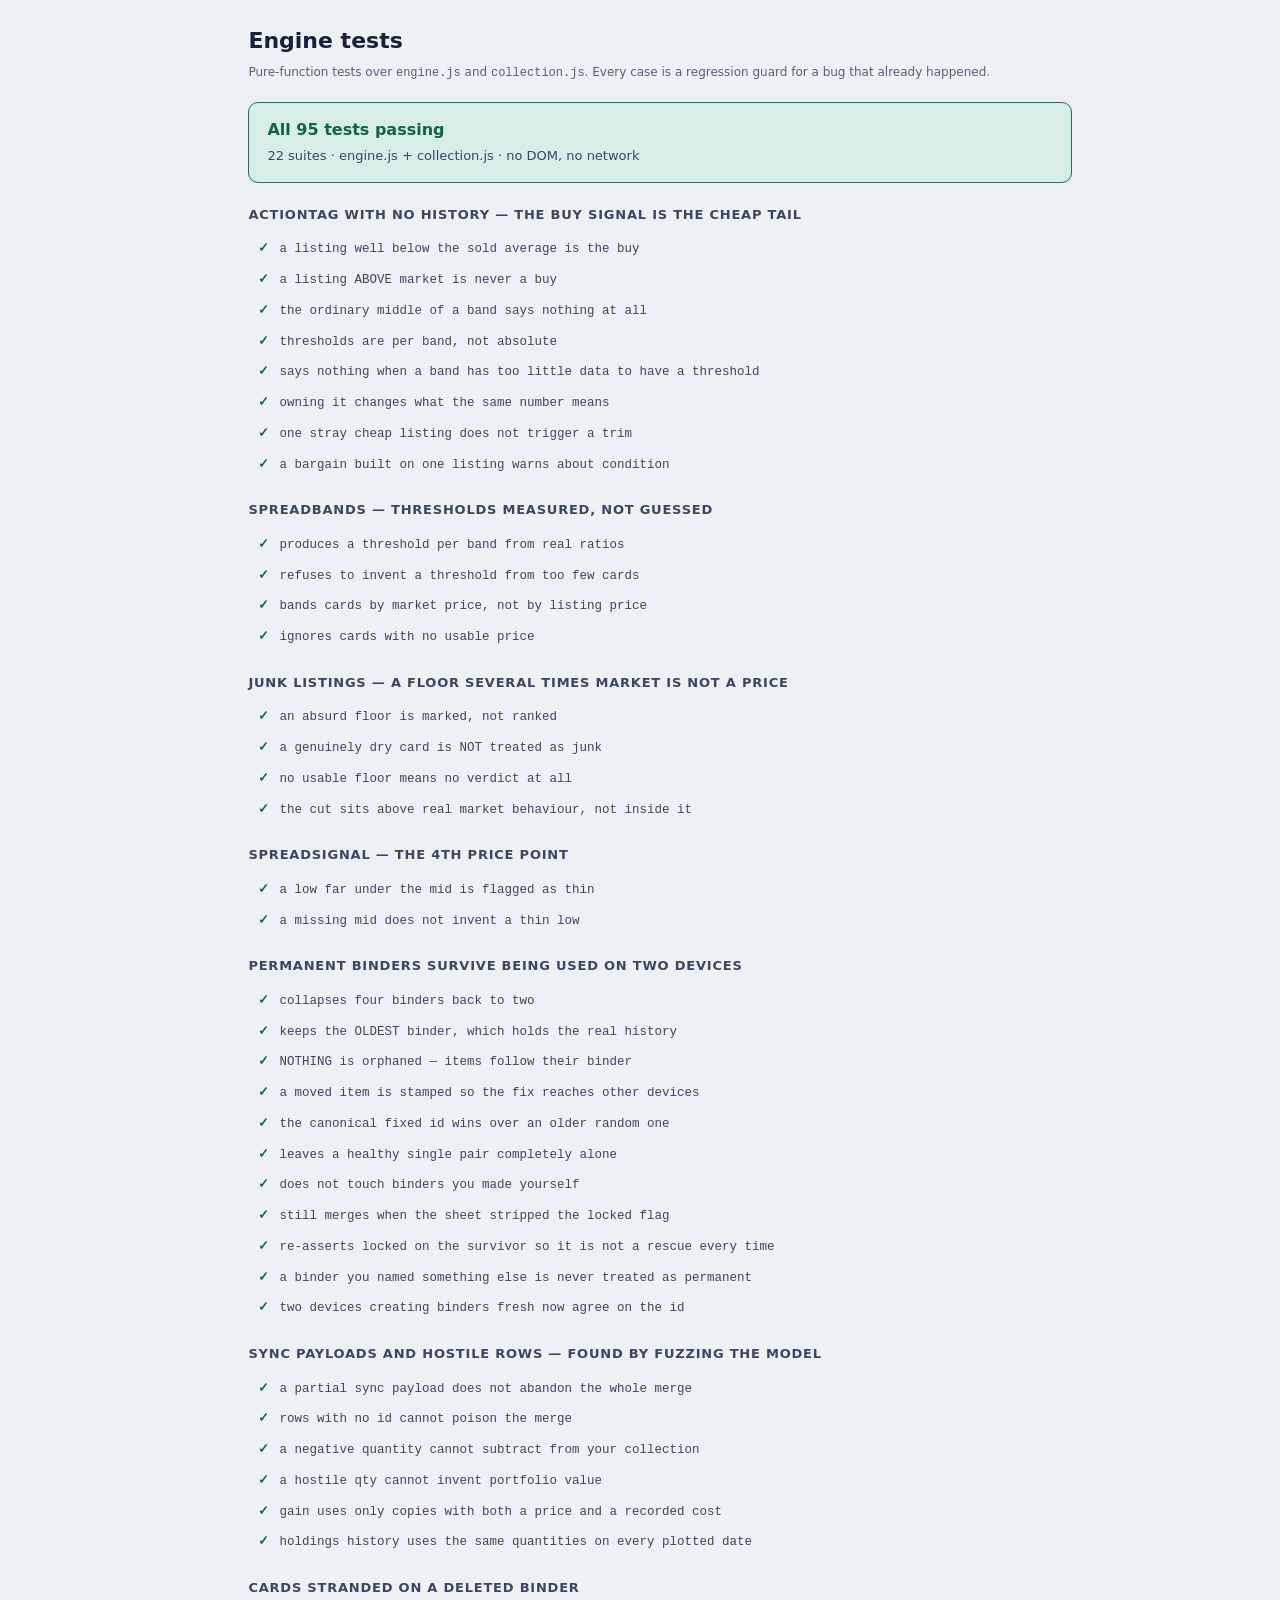
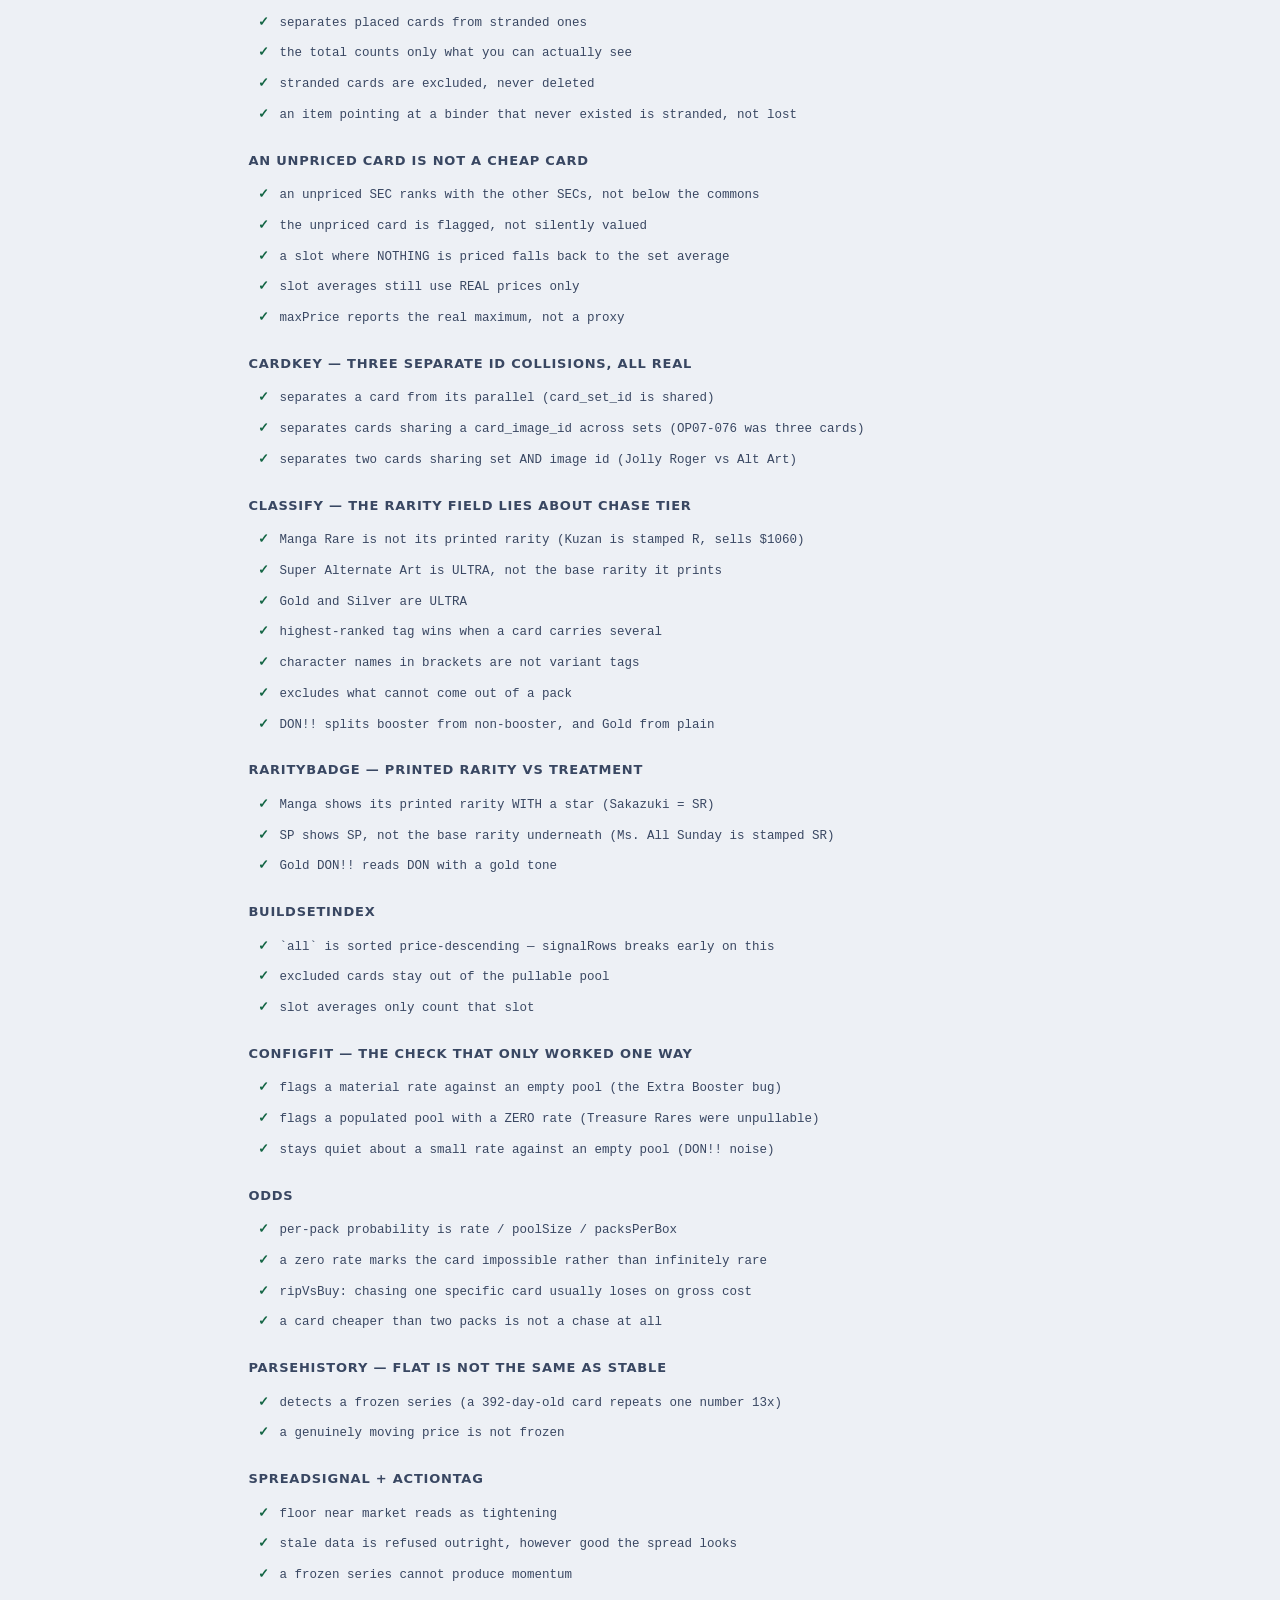
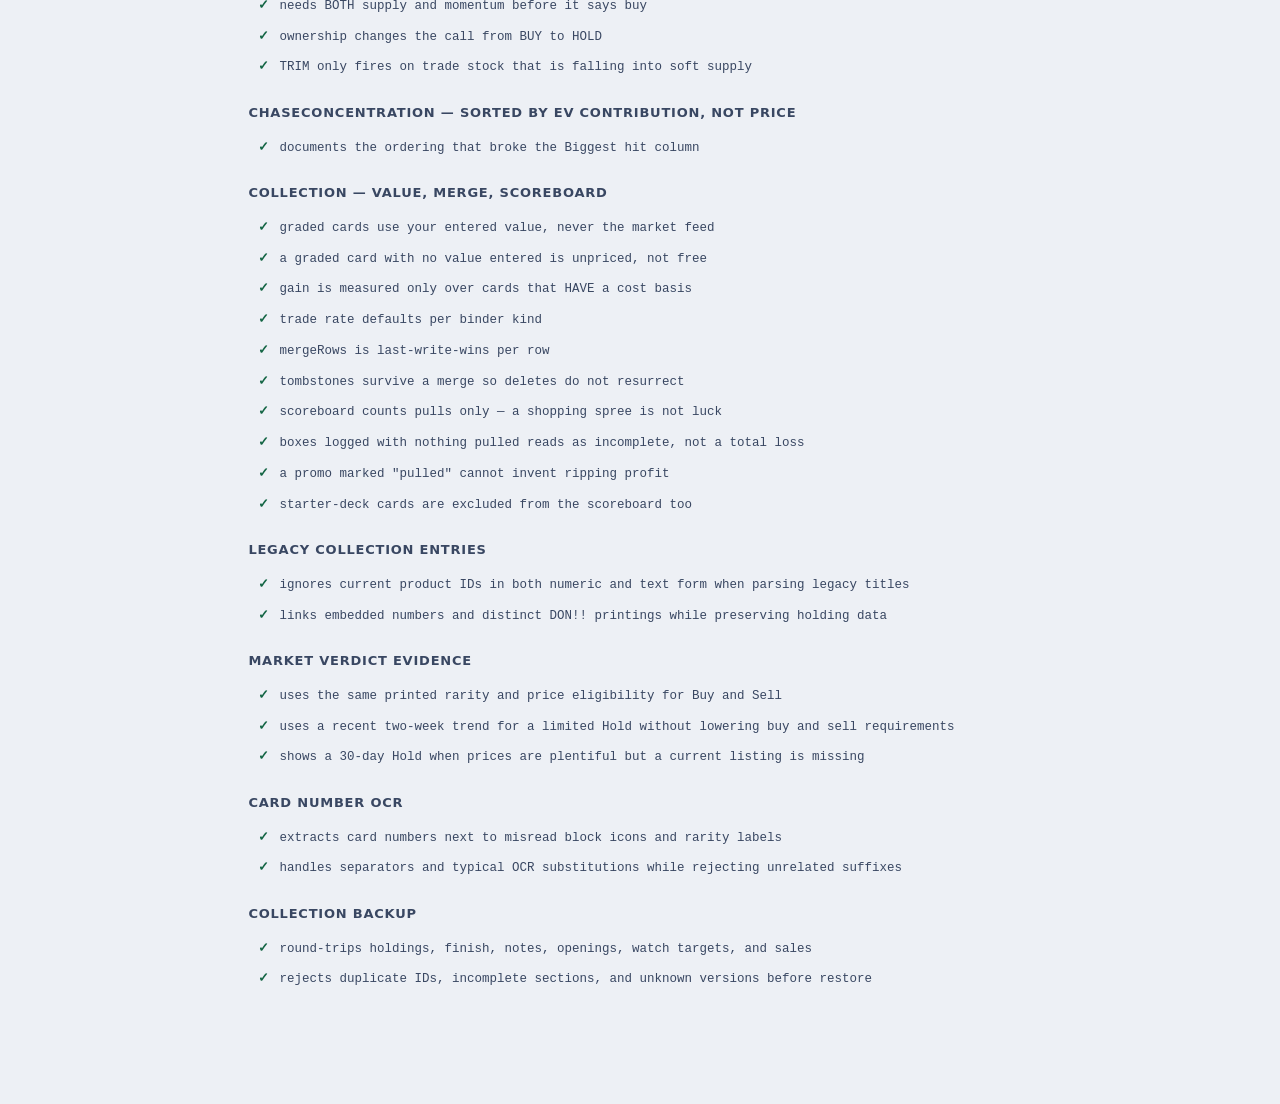
<file: tests.html>
<!DOCTYPE html>
<!--
  OPTCG QUANT — engine tests
  ==========================
  Open tests.html in a browser. No build, no dependencies, no network.

  Every test here guards a bug that ACTUALLY HAPPENED during development, and
  each one is named after it. This is not coverage theatre — it is a list of
  the ways this codebase has already been wrong once:

    - card ids that looked unique and were not (three separate times)
    - variant tags that silently dropped an $8,490 card into the wrong slot
    - a validation check that only fired in one direction
    - a column sorted by the wrong field
    - a flat price line that meant "not repriced", not "stable"

  Add a test here whenever something breaks. The point is that it cannot
  break the same way twice.
-->
<html lang="en">
<head>
<meta charset="utf-8">
<meta name="viewport" content="width=device-width, initial-scale=1">
<title>OPTCG Quant — engine tests</title>
<link rel="stylesheet" href="styles.css?v=1.18.1">
<style>
  .wrap { max-width: 900px; padding-top: 24px; }
  .suite { margin-bottom: 20px; }
  .suite h2 { font-size: 13px; letter-spacing: .06em; text-transform: uppercase;
              color: var(--ink-2); margin: 0 0 10px; }
  .t { display: flex; gap: 10px; padding: 6px 10px; border-radius: 6px;
       font: 12.5px/1.5 var(--mono); align-items: baseline; }
  .t.pass { color: var(--ink-2); }
  .t.fail { background: rgba(255,95,109,.10); border: 1px solid #6b2a2a; color: #ffb4b4; }
  .t .mark { flex: none; font-weight: 800; }
  .t.pass .mark { color: var(--up); }
  .t.fail .mark { color: var(--down); }
  .t .why { display: block; color: var(--down); margin-top: 4px; }
  .summary { padding: 16px 18px; border-radius: 10px; margin-bottom: 22px;
             font: 700 16px/1.4 var(--sans); }
  .summary.ok  { background: rgba(53,208,138,.12); border: 1px solid #2a6b4a; color: var(--up); }
  .summary.bad { background: rgba(255,95,109,.12); border: 1px solid #6b2a2a; color: var(--down); }
  .summary span { display: block; font: 400 13px/1.5 var(--sans); color: var(--ink-2); margin-top: 5px; }
</style>
</head>
<body>
<div class="wrap">
  <header style="padding:0 0 20px">
    <h1 style="margin:0;font-size:22px">Engine tests</h1>
    <p class="small muted" style="margin:6px 0 0">
      Pure-function tests over <code>engine.js</code> and <code>collection.js</code>.
      Every case is a regression guard for a bug that already happened.
    </p>
  </header>
  <div id="summary"></div>
  <div id="out"></div>
</div>

<script src="data.js?v=1.18.1"></script>
<script src="engine.js?v=1.18.1"></script>
<script src="collection.js?v=1.18.1"></script>
<script src="backup.js"></script>
<script src="card-scan.js"></script>
<script src="market-analysis.js"></script>
<script>
(function (D, E, C) {
  'use strict';

  /* ---------------------------------------------------------- harness --- */
  const results = [];
  let suite = '';
  const describe = name => { suite = name; };

  function it(name, fn) {
    try {
      fn();
      results.push({ suite, name, pass: true });
    } catch (err) {
      results.push({ suite, name, pass: false, why: err.message });
    }
  }
  function eq(actual, expected, label) {
    const a = JSON.stringify(actual), b = JSON.stringify(expected);
    if (a !== b) throw new Error(`${label || 'expected'}: got ${a}, wanted ${b}`);
  }
  function ok(cond, label) { if (!cond) throw new Error(label || 'expected truthy'); }
  function near(actual, expected, tol, label) {
    if (Math.abs(actual - expected) > tol) {
      throw new Error(`${label || 'expected'}: got ${actual}, wanted ~${expected}`);
    }
  }

  /* Minimal card shaped like the API returns. */
  function card(o) {
    return Object.assign({
      card_set_id: 'OP01-001', card_image_id: 'OP01-001', card_name: 'Test',
      set_id: 'OP-01', set_name: 'Romance Dawn', rarity: 'C',
      market_price: 1, inventory_price: 1, card_image: '', date_scraped: null
    }, o);
  }
  const priceOf = c => c.market_price || 0;


  /* ==================================== supply-only action tags (v2) ====== */
  describe('actionTag with no history — the buy signal is the CHEAP tail');

  /* Three regressions live in this suite, all of which shipped:
       1. v1 needed tight supply AND a rising trend. History gone -> hist always
          null -> BUY/HOLD/TRIM unreachable, "Calls 0", legend still promising them.
       2. Fixed bar at 0.95 called 195 of 333 rows.
       3. Fixed bar at 1.0 called 129 — because the ratio scales with price, so
          any fixed cut-off just selects expensive cards.
     A call is now the bottom decile OF ITS OWN PRICE BAND. */

  const band = { min: 100, max: 500, n: 267, p10: 0.73, p90: 1.80 };
  const sig = (ratio, mid) => ({
    ratio, state: 'X', inventory: ratio, market: 1,
    mid: mid == null ? ratio : mid,
    thinLow: mid == null ? false : (ratio / mid) < 0.75
  });
  const tagOf = (ratio, extra) =>
    E.actionTag(Object.assign({ sig: sig(ratio), age: null, hist: null, band }, extra || {}));

  it('a listing well below the sold average is the buy', () => {
    // Trafalgar Law (119) (Manga): $715 market, $300 listed.
    eq(tagOf(0.42).code, 'BUY');
    eq(tagOf(0.42).label, 'BARGAIN');
  });

  it('a listing ABOVE market is never a buy', () => {
    // The bug this replaces: 1.39 used to read MUST BUY. In the $100-500 band
    // it is merely unremarkable (p90 is 1.80), so the honest answer is silence.
    const ordinary = tagOf(1.39);
    ok(!ordinary || ordinary.code !== 'BUY', 'above-market must never be a buy');
    eq(ordinary, null, '1.39 is inside this band, so say nothing');

    // Past the band's top decile it is worth naming — but as a warning.
    const scarce = tagOf(1.90);
    eq(scarce.code, 'WATCH');
    eq(scarce.label, 'NO CHEAP COPY');
    ok(/not a bargain/i.test(scarce.why), 'must not be mistakable for a buy');
  });

  it('the ordinary middle of a band says nothing at all', () => {
    eq(tagOf(0.97), null, 'a median card must not generate a row-filling verdict');
  });

  it('thresholds are per band, not absolute', () => {
    const cheapBand = { min: 5, max: 20, n: 806, p10: 0.65, p90: 1.22 };
    // 0.70 is a bargain among $100-500 cards but ordinary among $5-20 cards.
    eq(E.actionTag({ sig: sig(0.70), age: null, hist: null, band }).code, 'BUY');
    eq(E.actionTag({ sig: sig(0.70), age: null, hist: null, band: cheapBand }), null);
  });

  it('says nothing when a band has too little data to have a threshold', () => {
    eq(E.actionTag({ sig: sig(0.10), age: null, hist: null,
                     band: { min: 0, max: 5, n: 3, p10: null, p90: null } }), null);
    eq(E.actionTag({ sig: sig(0.10), age: null, hist: null, band: null }), null);
  });

  it('owning it changes what the same number means', () => {
    eq(tagOf(1.90, { owned: true }).code, 'HOLD');
    eq(tagOf(0.42, { owned: true, ownedTrade: true }).code, 'TRIM');
  });

  it('one stray cheap listing does not trigger a trim', () => {
    const outlier = sig(0.42, 0.80);           // low far under mid
    ok(outlier.thinLow);
    const t = E.actionTag({ sig: outlier, age: null, hist: null, band,
                            owned: true, ownedTrade: true });
    ok(!t || t.code !== 'TRIM', 'a single outlier is not broad undercutting');
  });

  it('a bargain built on one listing warns about condition', () => {
    const t = E.actionTag({ sig: sig(0.42, 0.80), age: null, hist: null, band, owned: false });
    eq(t.code, 'BUY');
    ok(/condition/i.test(t.why), 'must warn that a lone cheap copy may be damaged');
  });

  describe('spreadBands — thresholds measured, not guessed');

  it('produces a threshold per band from real ratios', () => {
    const cards = [];
    for (let i = 0; i < 40; i++) cards.push({ market_price: 200, inventory_price: 200 * (0.5 + i * 0.02) });
    const bands = E.spreadBands(cards);
    const b = E.bandFor(bands, 200);
    ok(b.p10 != null && b.p90 != null, 'a well-populated band gets thresholds');
    ok(b.p10 < b.p90);
    eq(b.n, 40);
  });

  it('refuses to invent a threshold from too few cards', () => {
    const bands = E.spreadBands([{ market_price: 200, inventory_price: 100 }]);
    eq(E.bandFor(bands, 200).p10, null, 'one sample is not a decile');
  });

  it('bands cards by market price, not by listing price', () => {
    const bands = E.spreadBands([{ market_price: 600, inventory_price: 10 }]);
    eq(E.bandFor(bands, 600).n, 1);
    eq(E.bandFor(bands, 200).n, 0);
  });

  it('ignores cards with no usable price', () => {
    const bands = E.spreadBands([
      { market_price: 0, inventory_price: 5 },
      { market_price: 200, inventory_price: null },
      { market_price: 200, inventory_price: 100 }
    ]);
    eq(E.bandFor(bands, 200).n, 1);
  });

  describe('junk listings — a floor several times market is not a price');

  it('an absurd floor is marked, not ranked', () => {
    // Riku Doldo III: a $4.76 common whose only listing is $2,608.
    const sig = E.spreadSignal({ market_price: 4.76, inventory_price: 2608.38, mid_price: 2608.38 });
    eq(sig.absurd, true);
    eq(sig.state, 'NOFLOOR');
    eq(sig.score, 0, 'must not out-rank real cards in a sort');
  });

  it('a genuinely dry card is NOT treated as junk', () => {
    // Sakazuki (Manga): $1,224 market, $1,696 floor. Real, just expensive.
    const sig = E.spreadSignal({ market_price: 1224, inventory_price: 1696 });
    eq(sig.absurd, false);
    eq(sig.state, 'DRY');
  });

  it('no usable floor means no verdict at all', () => {
    const sig = E.spreadSignal({ market_price: 4.76, inventory_price: 2608.38 });
    eq(E.actionTag({ sig, age: null, hist: null,
                     band: { min: 0, max: 5, n: 900, p10: 0.5, p90: 1.2 } }), null,
       'silence beats a confident wrong answer');
  });

  it('the cut sits above real market behaviour, not inside it', () => {
    // p90 among $500+ cards measured 2.68, so the guard must not clip it.
    ok(E.ABSURD_RATIO > 2.68, 'must not discard legitimate high-end spreads');
  });

  describe('spreadSignal — the 4th price point');

  it('a low far under the mid is flagged as thin', () => {
    eq(E.spreadSignal({ market_price: 128, inventory_price: 106, mid_price: 154 }).thinLow, true);
    eq(E.spreadSignal({ market_price: 128, inventory_price: 120, mid_price: 130 }).thinLow, false);
  });

  it('a missing mid does not invent a thin low', () => {
    eq(E.spreadSignal({ market_price: 100, inventory_price: 50 }).thinLow, false);
  });

  /* ============================ duplicate permanent binders =============== */
  describe('permanent binders survive being used on two devices');

  // The real bug: phone and PC each ran ensureCollections() before their first
  // sync, each minted "Keeping" + "Trade / Sell" with a random uid(), then
  // pulled each other. Merge kept all four, correctly — they were four rows.
  const twoDevices = () => ([
    { id: 'phone-k', name: 'Keeping',      kind: 'keep',  locked: 1, createdAt: 100, updatedAt: 100, deleted: 0 },
    { id: 'phone-t', name: 'Trade / Sell', kind: 'trade', locked: 1, createdAt: 100, updatedAt: 100, deleted: 0 },
    { id: 'pc-k',    name: 'Keeping',      kind: 'keep',  locked: 1, createdAt: 200, updatedAt: 200, deleted: 0 },
    { id: 'pc-t',    name: 'Trade / Sell', kind: 'trade', locked: 1, createdAt: 200, updatedAt: 200, deleted: 0 }
  ]);

  it('collapses four binders back to two', () => {
    const r = C.dedupePermanent(twoDevices(), []);
    eq(r.mergedBinders, 2);
    eq(C.live(r.cols).length, 2, 'exactly one Keeping and one Trade / Sell');
    eq(C.live(r.cols).filter(c => c.kind === 'keep').length, 1);
    eq(C.live(r.cols).filter(c => c.kind === 'trade').length, 1);
  });

  it('keeps the OLDEST binder, which holds the real history', () => {
    const r = C.dedupePermanent(twoDevices(), []);
    eq(C.live(r.cols).find(c => c.kind === 'keep').id, 'phone-k');
  });

  it('NOTHING is orphaned — items follow their binder', () => {
    const items = [
      { id: 'i1', colId: 'phone-k', key: '1', qty: 1, updatedAt: 1, deleted: 0 },
      { id: 'i2', colId: 'pc-k',    key: '2', qty: 3, updatedAt: 1, deleted: 0 },
      { id: 'i3', colId: 'pc-t',    key: '3', qty: 1, updatedAt: 1, deleted: 0 }
    ];
    const r = C.dedupePermanent(twoDevices(), items);
    eq(r.movedItems, 2);
    eq(r.items.length, 3, 'no item may be dropped');
    const live = C.live(r.cols).map(c => c.id);
    ok(r.items.every(i => live.indexOf(i.colId) > -1),
       'every item must point at a surviving binder');
    eq(r.items.find(i => i.id === 'i2').qty, 3, 'quantities survive the move');
  });

  it('a moved item is stamped so the fix reaches other devices', () => {
    const items = [{ id: 'i2', colId: 'pc-k', key: '2', qty: 1, updatedAt: 1, deleted: 0 }];
    const r = C.dedupePermanent(twoDevices(), items);
    ok(r.items[0].updatedAt > 1, 'must look dirty to the sync');
  });

  it('the canonical fixed id wins over an older random one', () => {
    const cols = twoDevices().concat([
      Object.assign(C.newPermanent('keep'), { createdAt: 999, updatedAt: 999 })
    ]);
    const r = C.dedupePermanent(cols, []);
    eq(C.live(r.cols).find(c => c.kind === 'keep').id, C.PERMANENT_ID.keep);
  });

  it('leaves a healthy single pair completely alone', () => {
    const cols = [C.newPermanent('keep'), C.newPermanent('trade')];
    const r = C.dedupePermanent(cols, []);
    eq(r.mergedBinders, 0);
    eq(r.cols, cols, 'must not churn rows that are already correct');
  });

  it('does not touch binders you made yourself', () => {
    const cols = twoDevices().concat([
      { id: 'mine', name: 'Slabs', kind: 'keep', createdAt: 300, updatedAt: 300, deleted: 0 }
    ]);
    const r = C.dedupePermanent(cols, []);
    ok(C.live(r.cols).some(c => c.id === 'mine'), 'an unlocked binder is not a duplicate');
    eq(C.live(r.cols).length, 3);
  });

  it('still merges when the sheet stripped the locked flag', () => {
    // An older deployed Apps Script has no `locked` column, so the flag is
    // lost on the round-trip. Relying on it alone would silently skip the
    // merge and leave the duplicates the user already reported.
    const unlocked = twoDevices().map(c => { const x = Object.assign({}, c); delete x.locked; return x; });
    const r = C.dedupePermanent(unlocked, []);
    eq(r.mergedBinders, 2, 'name + kind must be enough on their own');
    eq(C.live(r.cols).length, 2);
  });

  it('re-asserts locked on the survivor so it is not a rescue every time', () => {
    const unlocked = twoDevices().map(c => { const x = Object.assign({}, c); delete x.locked; return x; });
    const r = C.dedupePermanent(unlocked, []);
    ok(C.live(r.cols).every(c => c.locked === 1));
  });

  it('a binder you named something else is never treated as permanent', () => {
    ok(!C.isPermanent({ name: 'Slabs', kind: 'keep' }, 'keep'));
    ok(C.isPermanent({ name: 'Keeping', kind: 'keep' }, 'keep'));
    ok(C.isPermanent({ name: 'keeping  ', kind: 'keep' }, 'keep'), 'case and spacing tolerant');
    ok(!C.isPermanent({ name: 'Keeping', kind: 'keep' }, 'trade'), 'wrong kind does not match');
  });

  it('two devices creating binders fresh now agree on the id', () => {
    eq(C.newPermanent('keep').id, C.newPermanent('keep').id,
       'ids must be deterministic, not random');
    ok(C.newPermanent('keep').id !== C.newPermanent('trade').id);
    eq(C.newPermanent('trade').tradePct, 80, 'trade binders keep their 80% default');
    eq(C.newPermanent('keep').locked, 1);
  });

  /* ================================ hostile and degenerate input ========== */
  describe('sync payloads and hostile rows — found by fuzzing the model');

  it('a partial sync payload does not abandon the whole merge', () => {
    // Real crash path: pullNow does mergeRows(S.cols, remote.collections).
    // A response missing that key threw "remote is not iterable" and lost the
    // arrays that DID arrive.
    eq(C.mergeRows([{ id: 'a', updatedAt: 1 }], undefined).length, 1);
    eq(C.mergeRows([{ id: 'a', updatedAt: 1 }], null).length, 1);
    eq(C.mergeRows(null, [{ id: 'b', updatedAt: 1 }]).length, 1);
    eq(C.mergeRows(null, null).length, 0);
  });

  it('rows with no id cannot poison the merge', () => {
    const out = C.mergeRows([{ id: 'a', updatedAt: 1 }], [null, {}, { id: null }, { id: 'b', updatedAt: 1 }]);
    eq(out.length, 2, 'only the two real rows survive');
  });

  it('a negative quantity cannot subtract from your collection', () => {
    eq(C.qtyOf({ qty: -5 }), 0);
    eq(C.qtyOf({ qty: 'abc' }), 0);
    eq(C.qtyOf({ qty: NaN }), 0);
    eq(C.qtyOf({ qty: null }), 0);
    eq(C.qtyOf({}), 0);
    eq(C.qtyOf({ qty: 2.7 }), 2, 'fractional cards do not exist');
    eq(C.qtyOf({ qty: 1e9 }), 9999, 'clamped, not trusted');
    eq(C.qtyOf({ qty: '3' }), 3, 'a numeric string is still a number');
  });

  it('a hostile qty cannot invent portfolio value', () => {
    const v = C.valueOf([{ id:'a', colId:'c', key:'1', qty:-5, updatedAt:1, deleted:0 }], () => 100);
    eq(v.total, 0);
    eq(v.cards, 0);
  });

  it('gain uses only copies with both a price and a recorded cost', () => {
    const rows = [
      { key: 'priced', qty: 2, paid: '5' },
      { key: 'missing', qty: 1, paid: 40 },
      { key: 'priced', qty: 1, paid: '' },
      { key: 'priced', qty: 1, grader: 'PSA', grade: 10, paid: 20 },
      { key: 'priced', qty: 1, value: 0, paid: 0 }
    ];
    const v = C.valueOf(rows, key => key === 'priced' ? 10 : 0);
    eq([v.total, v.cost, v.costedCards, v.unpriced], [30, 70, 5, 2]);
    eq([v.comparableCards, v.gain, v.gainPct], [3, 10, 1]);
  });

  it('holdings history uses the same quantities on every plotted date', () => {
    const history = C.holdingHistory([
      { qty: 2, points: [[1, 100], [2, 120], [10, 130], [11, 150]] },
      { qty: 3, points: [[2, 200], [11, 210]] },
      { qty: 4, points: [[2, 500], [3, 800]] },
      { qty: 1, points: [] }
    ]);
    eq(history, { points: [[2, 840], [11, 930]], copies: 5 });
  });

  describe('cards stranded on a deleted binder');

  // A sync race makes these: device A deletes a binder, device B adds a card
  // to it. Merge keeps both. The card is invisible but was counted in totals.
  const cols = [{ id:'live', kind:'keep', updatedAt:1, deleted:0 },
                { id:'gone', kind:'keep', updatedAt:2, deleted:1 }];
  const rows = [{ id:'i1', colId:'live', key:'1', qty:1, updatedAt:1, deleted:0 },
                { id:'i2', colId:'gone', key:'2', qty:1, updatedAt:1, deleted:0 }];

  it('separates placed cards from stranded ones', () => {
    eq(C.livePlaced(rows, cols).map(i => i.id), ['i1']);
    eq(C.orphans(rows, cols).map(i => i.id), ['i2']);
  });

  it('the total counts only what you can actually see', () => {
    eq(C.valueOf(C.livePlaced(rows, cols), () => 100).total, 100,
       'not 200 — the stranded card is not in any binder');
  });

  it('stranded cards are excluded, never deleted', () => {
    eq(C.orphans(rows, cols).length + C.livePlaced(rows, cols).length,
       C.live(rows).length, 'every live row is in exactly one of the two sets');
  });

  it('an item pointing at a binder that never existed is stranded, not lost', () => {
    const ghost = [{ id:'g', colId:'never-existed', key:'1', qty:1, updatedAt:1, deleted:0 }];
    eq(C.orphans(ghost, cols).length, 1);
    eq(C.livePlaced(ghost, cols).length, 0);
  });

  /* ============================= unpriced cards must not sink =============== */
  describe('an unpriced card is not a cheap card');

  /* The bug: sorting on raw price put every card TCGplayer has no sold average
     for at $0 — dead last — and the grid caps at 150. Unpriced cards are
     disproportionately the RAREST, so the sort buried exactly what you were
     hunting. OP-17 had 11 SP cards, 3 priced; the other 8 sat at positions
     164-176 of 177. OP-13's Red Super Alt Art Luffy and Ace vanished the same
     way. */
  const mk = (name, rarity, price) => card({ card_name: name, rarity, market_price: price,
                                             card_set_id: 'OP17-' + Math.random().toString(36).slice(2,5) });

  it('an unpriced SEC ranks with the other SECs, not below the commons', () => {
    const rows = [
      mk('Priced SEC', 'SEC', 800),
      mk('UNPRICED SEC', 'SEC', 0),
      mk('Common A', 'C', 5),
      mk('Common B', 'C', 4)
    ];
    const idx = E.buildSetIndex('X', rows, c => c.market_price || 0);
    const order = idx.all.map(e => e.card.card_name);
    ok(order.indexOf('UNPRICED SEC') < order.indexOf('Common A'),
       'got ' + JSON.stringify(order));
  });

  it('the unpriced card is flagged, not silently valued', () => {
    const idx = E.buildSetIndex('X', [mk('No price', 'SEC', 0), mk('Has price', 'SEC', 100)],
                                c => c.market_price || 0);
    const e = idx.all.find(x => x.card.card_name === 'No price');
    eq(e.unpriced, true);
    eq(e.price, 0, 'display price stays honest — we do not invent one');
    ok(e.sortPrice > 0, 'only the sort key is proxied');
  });

  it('a slot where NOTHING is priced falls back to the set average', () => {
    // OP-17 had two SP cards at PR rarity, both unpriced: their own slot
    // averaged to zero and they sank right back to the bottom.
    const rows = [
      mk('Rich SR', 'SR', 500),
      mk('Poor C', 'C', 1),
      mk('Unpriced L one', 'L', 0),
      mk('Unpriced L two', 'L', 0)
    ];
    const idx = E.buildSetIndex('X', rows, c => c.market_price || 0);
    const order = idx.all.map(e => e.card.card_name);
    ok(order.indexOf('Unpriced L one') < order.indexOf('Poor C'),
       'an entirely unpriced slot must not sink below a $1 common: ' + JSON.stringify(order));
  });

  it('slot averages still use REAL prices only', () => {
    // Letting the proxy feed back into the average that produced it would
    // drift the set's EV upward every time it was recomputed.
    const idx = E.buildSetIndex('X', [mk('A', 'SEC', 100), mk('B', 'SEC', 0)],
                                c => c.market_price || 0);
    eq(idx.slots.SEC.avgPrice, 100, 'the unpriced card must not dilute or inflate it');
    eq(idx.slots.SEC.unpricedCount, 1);
  });

  it('maxPrice reports the real maximum, not a proxy', () => {
    const idx = E.buildSetIndex('X', [mk('A', 'SEC', 250), mk('B', 'SEC', 0)],
                                c => c.market_price || 0);
    eq(idx.slots.SEC.maxPrice, 250);
  });

  /* ===================================================== cardKey ========= */
  describe('cardKey — three separate id collisions, all real');

  it('separates a card from its parallel (card_set_id is shared)', () => {
    const base = card({ card_image_id: 'OP01-001', card_name: 'Roronoa Zoro (001)' });
    const par  = card({ card_image_id: 'OP01-001_p1', card_name: 'Roronoa Zoro (001) (Parallel)' });
    ok(E.cardKey(base) !== E.cardKey(par), 'base and parallel must not share a key');
  });

  it('separates cards sharing a card_image_id across sets (OP07-076 was three cards)', () => {
    const a = card({ set_id: 'OP-07', card_image_id: 'OP07-076', card_name: 'Slow-Slow Beam Sword' });
    const b = card({ set_id: 'PRB-02', card_image_id: 'OP07-076', card_name: 'Slow-Slow Beam Sword (Pirate Foil)' });
    ok(E.cardKey(a) !== E.cardKey(b), 'same image id in different sets must differ');
  });

  it('separates two cards sharing set AND image id (Jolly Roger vs Alt Art)', () => {
    const a = card({ set_id: 'PRB-02', card_image_id: 'OP07-076', card_name: 'X (Reprint)' });
    const b = card({ set_id: 'PRB-02', card_image_id: 'OP07-076', card_name: 'X (Pirate Foil)' });
    ok(E.cardKey(a) !== E.cardKey(b), 'name must be part of the key');
  });

  /* ==================================================== classify ========= */
  describe('classify — the rarity field lies about chase tier');

  it('Manga Rare is not its printed rarity (Kuzan is stamped R, sells $1060)', () => {
    eq(E.classify(card({ rarity: 'R', card_name: 'Kuzan (Manga)' })).slot, 'MANGA');
  });

  it('Super Alternate Art is ULTRA, not the base rarity it prints', () => {
    // This one put an $8,490 card in the Secret Rare slot and made OP-13
    // report $2,300 of box EV.
    eq(E.classify(card({ rarity: 'SEC', card_name: 'Luffy (Super Alternate Art)' })).slot, 'ULTRA');
    eq(E.classify(card({ rarity: 'SEC', card_name: 'Luffy (Red Super Alternate Art)' })).slot, 'ULTRA');
  });

  it('Gold and Silver are ULTRA', () => {
    eq(E.classify(card({ rarity: 'SR', card_name: 'Teach (SP) (Gold)' })).slot, 'ULTRA');
    eq(E.classify(card({ rarity: 'SR', card_name: 'Teach (SP) (Silver)' })).slot, 'ULTRA');
  });

  it('highest-ranked tag wins when a card carries several', () => {
    eq(E.classify(card({ rarity: 'SEC',
      card_name: 'Shanks (Parallel) (Manga) (Alternate Art)' })).slot, 'MANGA');
  });

  it('character names in brackets are not variant tags', () => {
    // "(Galdino)" and "(056)" must not be mistaken for treatments.
    eq(E.classify(card({ rarity: 'R', card_name: 'Mr.3(Galdino) (056)' })).slot, 'R');
  });

  it('excludes what cannot come out of a pack', () => {
    eq(E.classify(card({ rarity: 'SR', card_name: 'X (Box Topper)' })).slot, null);
    eq(E.classify(card({ rarity: 'SR', card_name: 'X (Wanted Poster)' })).slot, null);
    eq(E.classify(card({ rarity: 'PR', card_name: 'X' })).slot, null);
  });

  it('DON!! splits booster from non-booster, and Gold from plain', () => {
    eq(E.classify(card({ rarity: 'DON', donBooster: true,
      card_name: 'DON!! Card (Egghead)' })).slot, 'DON');
    eq(E.classify(card({ rarity: 'DON', donBooster: true,
      card_name: 'DON!! Card (Zoro) (Gold)' })).slot, 'DONGOLD');
    eq(E.classify(card({ rarity: 'DON', donBooster: false, donProduct: 'Double Pack Set',
      card_name: 'DON!! Card (Crocodile)' })).slot, null);
  });

  /* ================================================= rarityBadge ========= */
  describe('rarityBadge — printed rarity vs treatment');

  it('Manga shows its printed rarity WITH a star (Sakazuki = SR)', () => {
    const b = E.rarityBadge(card({ rarity: 'SR', card_name: 'Sakazuki (Manga)' }));
    eq(b.text, 'SR'); eq(b.star, true); eq(b.tone, 'MANGA');
  });

  it('SP shows SP, not the base rarity underneath (Ms. All Sunday is stamped SR)', () => {
    const b = E.rarityBadge(card({ rarity: 'SR', card_name: 'Ms. All Sunday (SP)' }));
    eq(b.text, 'SP'); eq(b.star, false);
  });

  it('Gold DON!! reads DON with a gold tone', () => {
    const b = E.rarityBadge(card({ rarity: 'DON', donBooster: true,
      card_name: 'DON!! Card (Zoro) (Gold)' }));
    eq(b.text, 'DON'); eq(b.tone, 'GOLD');
  });

  /* =============================================== buildSetIndex ========= */
  describe('buildSetIndex');

  const sample = [
    card({ card_image_id: 'a', card_name: 'Cheap', rarity: 'C', market_price: 1 }),
    card({ card_image_id: 'b', card_name: 'Mid', rarity: 'R', market_price: 50 }),
    card({ card_image_id: 'c', card_name: 'Chase (Manga)', rarity: 'R', market_price: 5000 }),
    card({ card_image_id: 'd', card_name: 'Topper (Box Topper)', rarity: 'SR', market_price: 900 })
  ];
  const idx = E.buildSetIndex('OP-01', sample, priceOf);

  it('`all` is sorted price-descending — signalRows breaks early on this', () => {
    const prices = idx.all.map(e => e.price);
    eq(prices, prices.slice().sort((x, y) => y - x), 'all must be descending');
  });

  it('excluded cards stay out of the pullable pool', () => {
    ok(!idx.all.some(e => /Box Topper/.test(e.card.card_name)), 'box topper must be excluded');
    eq(idx.all.length, 3);
  });

  it('slot averages only count that slot', () => {
    eq(idx.slots.MANGA.count, 1);
    eq(idx.slots.MANGA.avgPrice, 5000);
  });

  /* ==================================================== configFit ======== */
  describe('configFit — the check that only worked one way');

  it('flags a material rate against an empty pool (the Extra Booster bug)', () => {
    const fit = E.configFit(idx, { perBox: { UC: 72 }, packsPerBox: 24, cardsPerPack: 12 });
    ok(fit.issues.some(i => i.severity === 'error' && i.slot === 'UC'),
       '72 uncommons a box with none in the set must error');
  });

  it('flags a populated pool with a ZERO rate (Treasure Rares were unpullable)', () => {
    // configFit only checked the other direction, so TR sat at 0 per box and
    // "Vista (TR)" reported as impossible to pull.
    const fit = E.configFit(idx, { perBox: { MANGA: 0 }, packsPerBox: 24, cardsPerPack: 12 });
    ok(fit.issues.some(i => i.severity === 'error' && i.slot === 'MANGA'),
       'cards present with a 0 rate must error');
  });

  it('stays quiet about a small rate against an empty pool (DON!! noise)', () => {
    const fit = E.configFit(idx, { perBox: { DON: 1 }, packsPerBox: 24, cardsPerPack: 12 });
    ok(!fit.issues.some(i => i.slot === 'DON' && i.severity === 'error'),
       'one absent DON!! is a data gap, not a broken structure');
  });

  /* ================================================ probability ========== */
  describe('odds');

  it('per-pack probability is rate / poolSize / packsPerBox', () => {
    const cfg = { perBox: { MANGA: 0.033 }, packsPerBox: 24, cardsPerPack: 12 };
    const p = E.perPackProbability(idx, cfg, E.cardKey(sample[2]));
    near(p.p, 0.033 / 1 / 24, 1e-9, 'p');
    eq(p.slot, 'MANGA');
  });

  it('a zero rate marks the card impossible rather than infinitely rare', () => {
    const cfg = { perBox: { MANGA: 0 }, packsPerBox: 24, cardsPerPack: 12 };
    eq(E.perPackProbability(idx, cfg, E.cardKey(sample[2])).impossible, true);
  });

  it('ripVsBuy: chasing one specific card usually loses on gross cost', () => {
    const r = E.ripVsBuy({ p: 0.01, packPrice: 5, evPack: 2, singlePrice: 100,
                           sellFriction: 1, packsPerBox: 24 });
    near(r.expectedPacks, 100, 1e-9, 'expected packs');
    near(r.grossCost, 500, 1e-9, 'gross cost');
    eq(r.simpleVerdict, 'BUY');
  });

  it('a card cheaper than two packs is not a chase at all', () => {
    const r = E.ripVsBuy({ p: 0.5, packPrice: 5, evPack: 2, singlePrice: 3,
                           sellFriction: 0.15, packsPerBox: 24 });
    eq(r.simpleVerdict, 'TRIVIAL');
  });

  /* =================================================== history ========== */
  describe('parseHistory — flat is not the same as stable');

  function histRow(values, now) {
    const row = { market_price: now };
    // parseHistory reads Day13 down to Day1, then appends market_price.
    values.forEach((v, i) => { row['Day' + (13 - i) + '_Market_Price'] = v; });
    return row;
  }

  it('detects a frozen series (a 392-day-old card repeats one number 13x)', () => {
    const h = E.parseHistory(histRow(new Array(13).fill(249.21), 249.21));
    eq(h.frozen, true);
    near(h.changePct, 0, 1e-9, 'no change');
  });

  it('a genuinely moving price is not frozen', () => {
    const h = E.parseHistory(histRow([100,101,102,103,104,105,106,107,108,109,110,111,112], 113));
    eq(h.frozen, false);
    ok(h.changePct > 0, 'should be rising');
  });

  /* ==================================================== signals ========== */
  describe('spreadSignal + actionTag');

  it('floor near market reads as tightening', () => {
    eq(E.spreadSignal({ inventory_price: 96, market_price: 100 }).state, 'TIGHT');
    eq(E.spreadSignal({ inventory_price: 40, market_price: 100 }).state, 'LOOSE');
  });

  it('stale data is refused outright, however good the spread looks', () => {
    const tag = E.actionTag({ sig: E.spreadSignal({ inventory_price: 150, market_price: 100 }),
                              age: 167, hist: null, owned: false });
    eq(tag.code, 'STALE');
  });

  it('a frozen series cannot produce momentum', () => {
    const hist = E.parseHistory(histRow(new Array(13).fill(50), 50));
    const tag = E.actionTag({ sig: E.spreadSignal({ inventory_price: 49, market_price: 50 }),
                              age: 2, hist, owned: false });
    eq(tag.code, 'STALE');
  });

  it('needs BOTH supply and momentum before it says buy', () => {
    const sig = E.spreadSignal({ inventory_price: 96, market_price: 100 });
    const flat = E.parseHistory(histRow([100,100,100,100,100,100,100,100,100,100,100,100,101], 100));
    eq(E.actionTag({ sig, age: 2, hist: flat, owned: false }).code, 'WATCH');

    const rising = E.parseHistory(histRow([90,91,92,93,94,95,96,97,98,99,100,101,102], 110));
    eq(E.actionTag({ sig, age: 2, hist: rising, owned: false }).code, 'BUY');
  });

  it('ownership changes the call from BUY to HOLD', () => {
    const sig = E.spreadSignal({ inventory_price: 96, market_price: 100 });
    const rising = E.parseHistory(histRow([90,91,92,93,94,95,96,97,98,99,100,101,102], 110));
    eq(E.actionTag({ sig, age: 2, hist: rising, owned: true }).code, 'HOLD');
  });

  it('TRIM only fires on trade stock that is falling into soft supply', () => {
    const sig = E.spreadSignal({ inventory_price: 40, market_price: 100 });
    const falling = E.parseHistory(histRow([110,109,108,107,106,105,104,103,102,101,100,99,98], 90));
    eq(E.actionTag({ sig, age: 2, hist: falling, owned: true, ownedTrade: true }).code, 'TRIM');
  });

  /* ============================================ chaseConcentration ====== */
  describe('chaseConcentration — sorted by EV contribution, NOT price');

  it('documents the ordering that broke the Biggest hit column', () => {
    // conc.all[0] is the biggest EV CONTRIBUTOR. Set Explorer read it as the
    // most expensive card, so OP-09 showed $120 instead of its $5,500 Manga.
    // idx.all[0] is the price-sorted answer.
    const cfg = { perBox: { C: 168, R: 26, MANGA: 0.033 }, packsPerBox: 24, cardsPerPack: 12 };
    const conc = E.chaseConcentration(idx, cfg, 5);
    eq(idx.all[0].price, 5000, 'idx.all is price-sorted');
    ok(conc.all[0].entry.price !== 5000,
       'a common pulled 168x a box out-contributes a 1-in-2000 chase');
  });

  /* ================================================== collection ======== */
  describe('collection — value, merge, scoreboard');

  const priceFor = key => (key === 'k1' ? 100 : key === 'k2' ? 10 : null);

  it('graded cards use your entered value, never the market feed', () => {
    const items = [C.newItem('c1', 'k1', { grader: 'PSA', grade: 10, value: 3500, qty: 1 })];
    const v = C.valueOf(items, priceFor);
    eq(v.graded, 3500);
    eq(v.raw, 0, 'a graded card must not also count at market');
  });

  it('a graded card with no value entered is unpriced, not free', () => {
    const items = [C.newItem('c1', 'k1', { grader: 'PSA', grade: 10, qty: 1 })];
    eq(C.valueOf(items, priceFor).unpriced, 1);
  });

  it('gain is measured only over cards that HAVE a cost basis', () => {
    // Comparing a whole portfolio to a partial cost basis invented profit and
    // reported "up 418%".
    const items = [
      C.newItem('c1', 'k1', { qty: 1, paid: 60 }),   // 100 market, 60 paid
      C.newItem('c1', 'k2', { qty: 1 })              // 10 market, no cost
    ];
    const v = C.valueOf(items, priceFor);
    eq(v.total, 110, 'total is everything');
    eq(v.cost, 60);
    eq(v.gain, 40, 'gain is 100-60, not 110-60');
    eq(v.costComplete, false);
  });

  it('trade rate defaults per binder kind', () => {
    eq(C.rateOf({ kind: 'trade' }), 80);
    eq(C.rateOf({ kind: 'keep' }), 100);
    eq(C.rateOf({ kind: 'trade', tradePct: 60 }), 60);
  });

  it('mergeRows is last-write-wins per row', () => {
    const local  = [{ id: 'a', qty: 1, updatedAt: 100 }, { id: 'b', qty: 9, updatedAt: 500 }];
    const remote = [{ id: 'a', qty: 7, updatedAt: 300 }, { id: 'b', qty: 2, updatedAt: 200 }];
    const merged = C.mergeRows(local, remote).sort((x, y) => x.id < y.id ? -1 : 1);
    eq(merged[0].qty, 7, 'newer remote wins');
    eq(merged[1].qty, 9, 'newer local survives');
  });

  it('tombstones survive a merge so deletes do not resurrect', () => {
    const merged = C.mergeRows([], [{ id: 'x', deleted: 1, updatedAt: 10 }]);
    eq(merged.length, 1);
    eq(C.live(merged).length, 0, 'live() hides them but merge keeps them');
  });

  /* v2: scoreboard takes a setIdFor lookup because productId keys carry no set.
     These fixtures use v1-shaped keys, so the stub reproduces what the real
     lookup does in app.js — resolve the row to a card and read its set_id. */
  const setIdOf = key => String(key).split('|')[0];

  it('scoreboard counts pulls only — a shopping spree is not luck', () => {
    const opens = [C.newOpen('OP-16', 2, 300)];
    const items = [
      C.newItem('c1', 'OP-16|a|A', { qty: 1, src: 'pull', value: 500 }),
      C.newItem('c1', 'OP-16|b|B', { qty: 1, src: 'buy',  value: 900 })
    ];
    const sb = C.scoreboard(opens, items, priceFor, s => s, null, setIdOf);
    eq(sb.total.spent, 300);
    eq(sb.total.pulledValue, 500, 'the bought card must not count as winnings');
    eq(sb.total.net, 200);
  });

  it('boxes logged with nothing pulled reads as incomplete, not a total loss', () => {
    const sb = C.scoreboard([C.newOpen('OP-16', 2, 300)], [], priceFor, s => s, null, setIdOf);
    eq(sb.rows[0].incomplete, true);
  });

  it('a promo marked "pulled" cannot invent ripping profit', () => {
    // Adding promos and starter decks reintroduced the bought-as-pulled bug in
    // a new shape: newItem defaults to src 'pull', so a $3,499 Regionals card
    // showed up as a phantom PROMO row with winnings and no spend.
    const isBooster = id => id === 'OP-16';
    const promo = C.newItem('c1', 'PROMO|OP14-112|Boa Hancock (Regionals)',
                            { qty: 1, value: 3499, src: 'pull' });
    const sb = C.scoreboard([C.newOpen('OP-16', 1, 150)], [promo], () => null, s => s, isBooster, setIdOf);
    eq(sb.total.pulledValue, 0, 'a promo can never be pack winnings');
    ok(!sb.rows.some(r => r.setId === 'PROMO'), 'no phantom promo row');
  });

  it('starter-deck cards are excluded from the scoreboard too', () => {
    const isBooster = id => id === 'OP-16';
    const deck = C.newItem('c1', 'ST-01|ST01-001|Luffy', { qty: 1, value: 5, src: 'pull' });
    const sb = C.scoreboard([], [deck], () => null, s => s, isBooster, setIdOf);
    eq(sb.rows.length, 0);
  });

  describe('legacy collection entries');
  it('ignores current product IDs in both numeric and text form when parsing legacy titles', () => {
    for (const key of [685194, '685194', null, undefined]) {
      eq(C.legacyIdentity(key), null);
    }
    eq(C.legacyIdentity('EB-03|EB03_OP09-034_p1|Perona - OP09-034').number, 'OP09-034');
  });
  it('links embedded numbers and distinct DON!! printings while preserving holding data', () => {
    const items = [
      { id: 'perona', key: 'EB-03|EB03_OP09-034_p1|Perona - OP09-034', qty: 2, paid: 3, note: 'keep' },
      { id: 'double', key: 'OP-16|don_187|DON!! Card (Double Pack Set Vol. 11) (Luffy and Ace)', qty: 1 },
      { id: 'gold', key: 'OP14-EB04|don_9|DON!! Card (Dracule Mihawk) (Gold)', qty: 1 }
    ];
    const cards = [
      { id: 675747, card_name: 'Perona - OP09-034 (Dash Pack)', card_set_id: 'OP09-034', set_id: 'EB-03' },
      { id: 596960, card_name: 'Perona', card_set_id: 'OP09-034', set_id: 'OP-09' },
      { id: 698315, card_name: 'DON!! Card (Double Pack Set Vol. 11) (Luffy and Ace)', rarity: 'DON' },
      { id: 672186, card_name: 'DON!! Card (Dracule Mihawk) (Gold)', rarity: 'DON' },
      { id: 672185, card_name: 'DON!! Card (Dracule Mihawk)', rarity: 'DON' }
    ];
    const moved = C.migrateKeys(items, cards).items;
    eq(moved.map(item => item.key), ['675747', '698315', '672186']);
    eq([moved[0].qty, moved[0].paid, moved[0].note, moved[0].oldKey], [2, 3, 'keep', items[0].key]);
    eq(C.cardTitle('Roronoa Zoro - PRB02-006 (SP)', 'PRB02-006'), 'Roronoa Zoro (SP)');
    const mislinked = { ...items[0], key: '596960', oldKey: items[0].key };
    eq(C.migrateKeys([mislinked], cards).items[0].key, '675747');
    eq(C.migrateKeys([mislinked], [cards[1]]).items[0].key, items[0].key);
    eq(C.migrateKeys([items[0]], [cards[1]]).items[0].key, items[0].key);
  });

  describe('market verdict evidence');
  it('uses the same printed rarity and price eligibility for Buy and Sell', () => {
    const prices = amount => Array.from({ length: 201 }, (_, day) => [day,
      day >= 194 ? amount : day >= 167 && day <= 173 ? Math.round(amount * 1.8) : Math.round(amount * (.4 + day % 40 / 100)), amount]);
    eq(OQ_MARKET.analyze(prices(99), 200, 'R').call, 'Hold');
    eq(OQ_MARKET.analyze(prices(100), 200, 'R').call, 'Sell Now');
    eq(OQ_MARKET.analyze(prices(20), 200, 'SR').call, 'Sell Now');
    for (const rarity of ['C', 'UC', '?']) eq(OQ_MARKET.analyze(prices(2000), 200, rarity).call, 'Hold');
    eq(OQ_MARKET.eligibility(999, 'SR').buyEligible, true);
    eq(OQ_MARKET.eligibility(1000, 'C').buyEligible, false);
    eq(OQ_MARKET.eligibility(0, 'SR').sellEligible, false);
  });
  it('uses a recent two-week trend for a limited Hold without lowering buy and sell requirements', () => {
    const points = Array.from({ length: 18 }, (_, day) => [day, day < 8 ? 1000 : 1300, 1200]);
    const verdict = OQ_MARKET.analyze(points, 17);
    eq([verdict.call, verdict.evidence, verdict.horizon], ['Hold', 'limited', 14]);
    near(verdict.momentum, .3, .001);
    ok(!verdict.buy && !verdict.sell);
    eq(OQ_MARKET.analyze(points.slice(-8), 17).call, 'Insufficient data');
    eq(OQ_MARKET.analyze(points, 21).call, 'Insufficient data');
  });
  it('shows a 30-day Hold when prices are plentiful but a current listing is missing', () => {
    const points = Array.from({ length: 201 }, (_, day) => [day, 3100, day === 200 ? null : 3030]);
    const verdict = OQ_MARKET.analyze(points, 200);
    eq([verdict.call, verdict.evidence, verdict.horizon, verdict.low], ['Hold', 'limited', 30, null]);
  });

  describe('card number OCR');
  it('extracts card numbers next to misread block icons and rarity labels', () => {
    eq(OQ_SCAN.readNumbers('0P16-021 0 ©\nOP16-0950 ©\nOP16-095m ©\nOP01-120SEC5'), ['OP16021', 'OP16095', 'OP01120']);
  });
  it('handles separators and typical OCR substitutions while rejecting unrelated suffixes', () => {
    eq(OQ_SCAN.readNumbers('OP I6:O2I\nEB02001\nST-02-008\nPRB01-003\nP-078\nOP16-021M0'), [
      'OP16021', 'EB02001', 'ST02008', 'PRB01003', 'P078'
    ]);
  });

  describe('collection backup');
  const backupFixture = () => ({
    cols: [{ id: 'c1', name: 'Collection', kind: 'keep' }],
    items: [{ id: 'i1', colId: 'c1', key: '123', printing: 'Foil', qty: 2, paid: 10, note: 'First pull' }],
    opens: [{ id: 'o1', setId: 'OP-16', boxes: 1, cost: 110, date: '2026-11-14' }],
    watch: [{ key: '123:Foil', id: '123', printing: 'Foil', buy: 1000, sell: null, shipping: 500 }],
    comps: [{ id: 's1', key: '123:Foil', sold: '2026-11-14', condition: 'NM', price: 1400, shipping: 100 }]
  });

  it('round-trips holdings, finish, notes, openings, watch targets, and sales', () => {
    const data = backupFixture();
    eq(OQ_BACKUP.decode(OQ_BACKUP.encode(data)), data);
  });

  it('rejects duplicate IDs, incomplete sections, and unknown versions before restore', () => {
    const backup = JSON.parse(OQ_BACKUP.encode(backupFixture()));
    const invalid = [
      { ...backup, version: 2 },
      { ...backup, data: { ...backup.data, opens: undefined } },
      { ...backup, data: { ...backup.data, items: [...backup.data.items, ...backup.data.items] } }
    ];
    for (const bad of invalid) {
      let rejected = false;
      try { OQ_BACKUP.decode(JSON.stringify(bad)); } catch { rejected = true; }
      ok(rejected);
    }
  });

  /* ----------------------------------------------------------- render --- */
  const passed = results.filter(r => r.pass).length;
  const failed = results.length - passed;

  document.getElementById('summary').className = 'summary ' + (failed ? 'bad' : 'ok');
  document.getElementById('summary').innerHTML =
    (failed ? `${failed} failing, ${passed} passing` : `All ${passed} tests passing`) +
    `<span>${new Set(results.map(r => r.suite)).size} suites · engine.js + collection.js · no DOM, no network</span>`;

  const groups = {};
  results.forEach(r => { (groups[r.suite] = groups[r.suite] || []).push(r); });

  document.getElementById('out').innerHTML = Object.keys(groups).map(s => `
    <div class="suite">
      <h2>${s}</h2>
      ${groups[s].map(r => `
        <div class="t ${r.pass ? 'pass' : 'fail'}">
          <span class="mark">${r.pass ? '✓' : '✕'}</span>
          <span>${r.name}${r.why ? `<span class="why">${r.why}</span>` : ''}</span>
        </div>`).join('')}
    </div>`).join('');

  // Machine-readable for automated checks.
  window.__TEST_RESULTS__ = { passed, failed, results };
})(OQ_DATA, OQ_ENGINE, OQ_COLLECTION);
</script>
</body>
</html>
</file>
<file: styles.css>
/* ============================================================================
   GRAND LINE VAULT — styles.css
   ========================================================================== */

:root {
  color-scheme: dark;
  --bg:        #121012;
  --bg-2:      #191619;
  --panel:     #211c20;
  --panel-2:   #2d2529;
  --line:      #44363b;
  --line-soft: #33282e;

  --ink:       #fff5eb;
  --ink-2:     #ddc9c3;
  --ink-3:     #b9a6a3;

  --brass:     #f5cc83;
  --brass-2:   #ac7349;
  --sea:       #ff9b89;
  --sea-2:     #b65750;
  --primary:   #ef5d51;
  --primary-hover: #ff7768;

  --up:        #35d08a;
  --down:      #ff5f6d;
  --warn:      #f0a23c;

  --rip:       #35d08a;
  --buy:       #ff8b52;

  --r:   16px;
  --r-s: 8px;
  --shadow: 0 10px 30px rgba(0,0,0,.45);
  --mono: ui-monospace, "SF Mono", "JetBrains Mono", Consolas, monospace;
  --sans: "Inter", -apple-system, BlinkMacSystemFont, "Segoe UI", system-ui, sans-serif;
  --display: "Barlow Condensed", "Bahnschrift Condensed", "Arial Narrow", var(--sans);
}

* { box-sizing: border-box; }

html {
  /* Tabs differ in height, so some scroll and some do not. Without a reserved
     gutter the viewport gains/loses ~15px every time you cross between them and
     the entire layout jumps sideways. Measured: 1920 -> 1905 clientWidth, with
     the header sliding 7px. `stable` reserves it always; overflow-y:scroll is
     the fallback for browsers without scrollbar-gutter. */
  scrollbar-gutter: stable;
  overflow-y: scroll;
}
html, body {
  margin: 0; padding: 0;
  background: var(--bg);
  color: var(--ink);
  font-family: var(--sans);
  font-size: 15px;
  line-height: 1.5;
  -webkit-font-smoothing: antialiased;
}
/* Keeps the footer from leaping up the screen on a short tab. */
main#app { min-height: calc(100vh - 210px); }

body {
  min-height: 100vh;
}

a { color: var(--sea); }

/* Card catalog */
.catalog { --catalog-accent: var(--brass); padding-top: 24px; }
.catalog-head, .catalog-toolbar {
  display: flex; align-items: baseline; justify-content: space-between; flex-wrap: wrap; gap: 8px 16px;
}
.catalog-head h1 { margin: 0 0 12px; font-size: clamp(25px, 4vw, 36px); letter-spacing: -.04em; }
.collection-view { padding-top: 24px; }
.collection-stats {
  display: grid; grid-template-columns: 1.35fr repeat(3, minmax(0, 1fr));
  gap: 12px; margin: 14px 0 12px;
}
.collection-stats .stat { min-width: 0; overflow-wrap: anywhere; }
.collection-stats .stat.hero { background: linear-gradient(145deg, #4b2427, var(--panel)); }
.collection-stats .collection-up .v { color: var(--up); }
.collection-stats .collection-down .v { color: var(--down); }
.collection-history { margin-bottom: 20px; }
.collection-history .history-chart:not([hidden]) { height: clamp(155px, 23vw, 235px); }
#col-history-coverage { margin: 10px 0 0; }
#col-history-coverage:empty, #col-signal-status:empty { display: none; }
.collection-tools {
  display: flex; flex-wrap: wrap; align-items: center; gap: 8px 12px;
  padding: 12px; border-bottom: 1px solid var(--line); font-size: 13px;
}
#col-query { flex: 1 1 160px; min-width: 0; }
.collection-tools select { width: auto; }
#col-sort { flex: 0 0 122px; width: 122px; }
.collection-heading { align-items: center; margin-bottom: 16px; }
.collection-heading h1 { margin: 0; }
#col-price-source { margin: 10px 12px 0; }
#col-sell[aria-pressed="true"] { border-color: var(--brass); color: var(--brass); }
.collection-card-link {
  border: 0; padding: 0; background: transparent; color: var(--ink);
  font: inherit; font-weight: 650; text-align: left; cursor: pointer;
}
.collection-card-link:hover { color: var(--sea); text-decoration: underline; }
.collection-card-signal { margin-top: 4px; cursor: pointer; }
.collection-add summary { padding: 12px 16px; cursor: pointer; font-weight: 650; }
.collection-add #add-target { margin-left: 6px; font-weight: 400; }
@media (max-width: 760px) {
  .collection-stats { grid-template-columns: repeat(2, minmax(0, 1fr)); }
  .collection-stats .stat { padding: 11px; }
  .collection-stats .stat .v { font-size: clamp(18px, 5vw, 26px); }
}
.catalog-search { display: block; color: var(--ink-2); }
.catalog-search input {
  display: block; width: 100%; margin-top: 6px; padding: 13px 16px; font-size: 16px;
}
.catalog-filters {
  margin-top: 10px; background: var(--bg-2); border: 1px solid var(--line); border-radius: var(--r);
}
.catalog-filters summary { cursor: pointer; padding: 10px 14px; font-weight: 600; }
.catalog-filter-grid {
  display: grid; grid-template-columns: repeat(4, minmax(0, 1fr)) auto;
  gap: 10px; align-items: end; padding: 0 14px 14px;
}
.catalog-filter-grid label.fld, #catalog-add label.fld { margin: 0; }
.catalog-filter-grid select, #catalog-add select, #catalog-add input { width: 100%; min-width: 0; }
.catalog-toolbar { margin: 14px 0 10px; color: var(--ink-2); font-size: 13px; }
.catalog-toolbar p { margin: 0; }
.catalog-toolbar select { margin-left: 5px; }
.catalog-grid { display: grid; grid-template-columns: repeat(auto-fill, minmax(145px, 1fr)); gap: 14px; }
.catalog-tile {
  display: flex; flex-direction: column; min-width: 0; padding: 8px; text-align: left;
  background: var(--panel); color: var(--ink); border: 1px solid var(--line);
  border-radius: var(--r); cursor: pointer; font: inherit;
}
.catalog-tile:hover, .catalog-tile:focus-visible {
  background: var(--panel-2); border-color: var(--catalog-accent);
}
.catalog-art {
  display: block; width: 100%; aspect-ratio: 63 / 88; border-radius: 6px;
  overflow: hidden; background: var(--bg-2); object-fit: contain;
}
.catalog-art img, .catalog-art .noart { width: 100%; height: 100%; object-fit: contain; }
.catalog-tile-body { display: grid; gap: 3px; padding: 7px 2px 2px; }
.catalog-tile-body strong { font-size: 13px; line-height: 1.3; overflow-wrap: anywhere; }
.catalog-tile-meta { color: var(--ink-2); font-size: 11px; }
.catalog-tile-price { font-size: 14px; font-weight: 700; color: var(--catalog-accent); }
.catalog-more:not([hidden]) { display: block; margin: 20px auto 0; }
.catalog-dialog {
  width: min(640px, calc(100% - 20px)); max-height: calc(100dvh - 20px); padding: 16px;
  background: var(--panel); color: var(--ink); border: 1px solid var(--line);
  border-radius: var(--r); box-shadow: var(--shadow);
}
.catalog-dialog::backdrop { background: rgba(3, 7, 16, .8); }
.catalog-dialog-top { display: flex; justify-content: flex-end; margin-bottom: 12px; }
.catalog-quotes { display: flex; flex-wrap: wrap; gap: 5px 16px; margin: 12px 0 8px; }
.catalog-quotes dt { font-size: 12px; color: var(--ink-2); }
.catalog-quotes dd { margin: 0; font-size: 18px; font-weight: 700; }
#catalog-add {
  display: grid; grid-template-columns: minmax(0, 1fr) 80px auto; align-items: end;
  gap: 10px; border-top: 1px solid var(--line); margin-top: 16px; padding-top: 12px;
}
#catalog-add:has(#catalog-finish-field:not([hidden])) {
  grid-template-columns: minmax(0, 1fr) 80px minmax(86px, auto) auto;
}
#catalog-ownership { margin: 9px 0 0; }
#catalog-add-status { grid-column: 1 / -1; margin: 0; }
#catalog-add-status:empty { display: none; }
#catalog-add-status:not(:empty) { padding: 10px 12px; border-radius: 8px; font-weight: 600; }
#catalog-add-status[data-state="success"] { background: #e7f5ec; color: #185c35; }
#catalog-add-status[data-state="error"] { background: #fff0ef; color: #912b25; }
#catalog-gameplay { margin-top: 16px; }
.card-effect { white-space: pre-line; }
.gameplay-links { display: flex; flex-wrap: wrap; gap: 8px 16px; padding: 0; list-style: none; }
.price-history { border-top: 1px solid var(--line); margin-top: 14px; padding-top: 12px; }
.history-toolbar { display: flex; flex-wrap: wrap; gap: 8px; align-items: center; }
.history-toolbar h3 { margin: 0 auto 0 0; font-size: 15px; }
.history-toolbar label { font-size: 13px; }
.history-chart:not([hidden]) { display: block; width: 100%; height: 140px; touch-action: pan-y pinch-zoom; cursor: crosshair; }
.history-dates:not([hidden]) { display: flex; justify-content: space-between; gap: 10px; }
.history-stats { margin-top: 8px; color: var(--ink-2); }
.history-point { margin-top: 6px; color: var(--brass); }
.market-call { padding: 3px 9px; border: 1px solid currentColor; border-radius: 5px; color: var(--ink-2); font-size: 13px; }
.market-call[data-call="Buy Now"] { color: var(--up); }
.market-call[data-call="Sell Now"] { color: var(--warn); }
.market-call[data-call="Buy"] { color: var(--up); }
.market-call[data-call="Watch"] { color: var(--warn); }
.market-call[data-call="Pass"] { color: var(--down); }
#set-box-product { max-width: 100%; }
.market-evidence { display: grid; grid-template-columns: repeat(2, minmax(0, 1fr)); gap: 8px 14px; }
.market-evidence dt { color: var(--ink-2); font-size: 12px; }
.market-evidence dd { margin: 0; font-weight: 650; font-size: 14px; }
.market-evidence input { width: 100%; min-width: 0; }
.market-rules { border-top: 1px solid var(--line); padding: 8px 0; }
.market-rules summary { cursor: pointer; }
.market-rules .market-evidence { margin-top: 8px; }
.comps-group { max-width: 230px; }
.comps-group select, .comps-fields input, .comps-fields select { min-width: 0; width: 100%; }
.comps-fields { display: grid; grid-template-columns: repeat(2, minmax(0, 1fr)); gap: 8px 12px; margin-bottom: 10px; }
.comps-fields .fld { margin: 0; }
.comps-fields .fld[hidden], #comps-status:empty, .comps-sales:empty { display: none; }
.comps-url { grid-column: 1 / -1; }
.comps-sales { padding: 0; list-style: none; }
.comps-sales li {
  display: flex; align-items: center; flex-wrap: wrap; gap: 5px 10px;
  padding: 7px 0; border-top: 1px solid var(--line);
}
.comps-sales li > button { margin-left: auto; }
.watch-editor summary { cursor: pointer; font-weight: 650; }
.watch-fields { display: grid; grid-template-columns: repeat(auto-fit, minmax(min(145px, 100%), 1fr)); gap: 10px; }
.watch-fields .fld { margin: 0; display: grid; align-content: end; min-width: 0; }
.watch-fields input { width: 100%; min-width: 0; }
#watch-editor-status:empty { display: none; }
.watch-card { overflow-wrap: anywhere; }
.watch-card h2 { margin: 0; font-size: 15px; }
.watch-card p { margin: 5px 0; }
.watch-card [data-hit] { color: var(--up); font-weight: 650; }
#watch-tab-count { color: var(--up); }
.market-scanner { padding-top: 22px; }
.market-scanner h1 { margin: 0 0 14px; font-size: clamp(25px, 4vw, 36px); letter-spacing: -.04em; }
.scanner-filters, .scanner-results {
  display: grid; grid-template-columns: repeat(auto-fit, minmax(min(200px, 100%), 1fr)); gap: 10px;
}
.scanner-filters .fld { margin: 0; }
.scanner-filters select, .scanner-filters input { width: 100%; min-width: 0; }
.scanner-toolbar, .scanner-counts, .scanner-card-top {
  display: flex; justify-content: space-between; align-items: center; flex-wrap: wrap; gap: 8px;
}
.scanner-counts { justify-content: flex-start; margin-bottom: 12px; }
.scanner-counts button[aria-pressed="true"] { background: var(--panel-2); border-color: currentColor; }
.scanner-results { grid-template-columns: repeat(auto-fill, minmax(min(275px, 100%), 1fr)); }
.scanner-card {
  display: grid; gap: 6px; text-align: left; font: inherit; color: var(--ink);
  background: var(--panel); border: 1px solid var(--line); border-radius: var(--r);
  padding: 12px; cursor: pointer; overflow-wrap: anywhere;
}
.scanner-card:hover, .scanner-card:focus-visible { border-color: var(--sea); background: var(--panel-2); }
.scanner-card .market-call { width: fit-content; }
.scanner-condition { color: var(--ink-2); }
.scanner-condition strong { color: var(--ink); }
.scanner-tracking, #sig-more { margin-top: 14px; }
@media (max-width: 620px) {
  .catalog { padding-top: 14px; }
  .catalog-grid { grid-template-columns: repeat(auto-fill, minmax(100px, 1fr)); gap: 8px; }
  .catalog-tile { padding: 5px; }
  .catalog-filter-grid { grid-template-columns: repeat(2, minmax(0, 1fr)); }
  #catalog-add, #catalog-add:has(#catalog-finish-field:not([hidden])) {
    grid-template-columns: minmax(0, 1fr) 80px;
  }
  #catalog-finish-field { grid-column: 1 / -1; }
  #catalog-add button { grid-column: 1 / -1; }
}

/* ------------------------------------------------------------ scrollbars -- */
* { scrollbar-width: thin; scrollbar-color: var(--line) transparent; }
::-webkit-scrollbar { width: 11px; height: 11px; }
::-webkit-scrollbar-track { background: var(--bg-2); }
::-webkit-scrollbar-thumb {
  background: var(--line); border-radius: 8px;
  /* Border in the track colour insets the thumb so it reads as a slim pill. */
  border: 2px solid var(--bg-2); background-clip: padding-box;
}
::-webkit-scrollbar-thumb:hover { background: var(--sea-2); background-clip: padding-box; }
::-webkit-scrollbar-thumb:active { background: var(--sea); background-clip: padding-box; }
::-webkit-scrollbar-corner { background: var(--bg-2); }
/* Panels sit on a lighter surface, so their tracks should too. */
.tbl-scroll::-webkit-scrollbar-track, .cardgrid::-webkit-scrollbar-track { background: var(--panel); }
.tbl-scroll::-webkit-scrollbar-thumb, .cardgrid::-webkit-scrollbar-thumb { border-color: var(--panel); }

/* ------------------------------------------------------- missing artwork -- */
.noart {
  display: flex; align-items: center; justify-content: center;
  aspect-ratio: 63 / 88; border-radius: 4px;
  background: repeating-linear-gradient(45deg, var(--panel-2), var(--panel-2) 6px, var(--bg-2) 6px, var(--bg-2) 12px);
  border: 1px dashed var(--line); color: var(--ink-3);
  font: 600 9px/1.4 var(--mono); text-align: center; padding: 4px;
}
.cardhero .noart { width: 248px; height: 346px; flex: none; border-radius: 11px; font-size: 12px; }
.cardcell .noart { width: 34px; height: 47px; flex: none; font-size: 0; }
.lb-fig .noart { width: min(92vw, 400px); border-radius: 14px; font-size: 14px; }

/* ---------------------------------------------------------------- layout -- */
.wrap { max-width: 1400px; margin: 0 auto; padding: 0 22px 90px; }

header.top {
  position: sticky; top: 0; z-index: 40;
  background: rgba(7,11,20,.86);
  backdrop-filter: blur(14px);
  border-bottom: 1px solid var(--line-soft);
}
.top-in {
  max-width: 1400px; margin: 0 auto; padding: 14px 22px;
  display: flex; align-items: center; gap: 20px; flex-wrap: wrap;
}

.brand { display: flex; align-items: center; gap: 11px; margin-right: auto; }
.brand-mark {
  width: 34px; height: 34px; border-radius: 9px; flex: none;
  background: linear-gradient(145deg, var(--brass), var(--brass-2));
  display: grid; place-items: center;
  font-weight: 800; font-size: 16px; color: #14100a;
  box-shadow: 0 4px 14px rgba(224,168,56,.3);
}
.brand-txt strong { display: block; font-size: 16px; letter-spacing: -.2px; }
/* NOTE ON `>` THROUGHOUT THIS FILE
   Descendant selectors that end in a bare tag AND set display:block are a trap:
   anything later nested inside inherits the rule and drops onto its own
   full-width line. That has already happened twice here — the binder lock icon
   and, in a different form, the rarity chip. Every such rule is scoped to a
   DIRECT child so nesting stays safe. */
.brand-txt > span { display: block; font-size: 11px; color: var(--ink-3); letter-spacing: .09em; text-transform: uppercase; }

nav.tabs { display: flex; gap: 3px; background: var(--bg-2); padding: 4px; border-radius: var(--r); border: 1px solid var(--line-soft); }
nav.tabs button {
  border: 0; background: transparent; color: var(--ink-2);
  /* Primary navigation, so it gets a real touch target. */
  padding: 10px 15px; min-height: 36px; border-radius: var(--r-s); cursor: pointer;
  font: 600 13px/1 var(--sans); white-space: nowrap; transition: .14s;
}
nav.tabs button:hover { color: var(--ink); background: var(--panel); }
nav.tabs button[aria-selected="true"] { background: var(--sea); color: #04121d; }

/* .region-pick removed — the JP/CN/KR selector went in 1.1.0 and the styles
   outlived it by fifteen versions. */

/* ----------------------------------------------------------------- panel -- */
.panel {
  background: linear-gradient(180deg, var(--panel), var(--bg-2));
  border: 1px solid var(--line); border-radius: var(--r);
  box-shadow: var(--shadow);
}
.panel-h {
  padding: 15px 18px; border-bottom: 1px solid var(--line-soft);
  display: flex; align-items: center; gap: 12px; flex-wrap: wrap;
}
.panel-h h2 { margin: 0; font-size: 14px; letter-spacing: .05em; text-transform: uppercase; color: var(--ink-2); }
.panel-b { padding: 18px; }

/* ----------------------------------------------------------- collapsing -- */
.panel-h.collapsible { cursor: pointer; user-select: none; }
.panel-h.collapsible:hover h2 { color: var(--ink); }
.panel-h.collapsible::after {
  content: '▾'; margin-left: 8px; color: var(--ink-3); font-size: 11px;
  transition: transform .15s; flex: none; order: 99;
}
.panel.collapsed .panel-h.collapsible::after { transform: rotate(-90deg); }
.panel.collapsed .panel-h { border-bottom: 0; }
.panel.collapsed > .panel-b,
.panel.collapsed > .tbl-scroll { display: none; }
.panel-h.collapsible:focus-visible { outline: 2px solid var(--sea); outline-offset: -2px; }

.grid { display: grid; gap: 18px; }
.g-2 { grid-template-columns: repeat(2, minmax(0,1fr)); }
.g-3 { grid-template-columns: repeat(3, minmax(0,1fr)); }
.g-4 { grid-template-columns: repeat(4, minmax(0,1fr)); }
.g-side { grid-template-columns: minmax(0,360px) minmax(0,1fr); align-items: start; }

/* The sidebar is short and the column beside it is tall, so everything below
   the binder list was dead space — a third of the screen showing nothing while
   you scrolled a long table next to it. Sticking it to the top puts that area
   to work: the binders, their values and the trade rate stay in view while you
   read the cards they contain, which is exactly when you want them.

   Capped to the viewport with its own scroll, so a long binder list can never
   grow taller than the screen and strand its own bottom. */
@media (min-width: 861px) {
  .g-side > :first-child {
    position: sticky;
    top: 78px;                       /* clears the sticky header */
    max-height: calc(100vh - 96px);
    overflow-y: auto;
    scrollbar-gutter: stable;
  }
}

/* ------------------------------------------------------------------ bits -- */
.muted { color: var(--ink-3); }
.small { font-size: 12px; }
.mono  { font-family: var(--mono); }
.up   { color: var(--up); }
.down { color: var(--down); }
.nowrap { white-space: nowrap; }

.tag {
  display: inline-block; padding: 2px 7px; border-radius: 999px;
  font: 700 10px/1.6 var(--mono); letter-spacing: .05em;
  border: 1px solid var(--line); color: var(--ink-2); background: var(--panel-2);
}
.tag.slot-SEC   { color: #ffd76e; border-color: #6b5416; background: #2c2310; }
.tag.slot-SR    { color: #c39bff; border-color: #4c3a76; background: #221a33; }
.tag.slot-L     { color: #7fd4ff; border-color: #2a5a76; background: #10222e; }
.tag.slot-ALT   { color: #ff9fd0; border-color: #6e3358; background: #2c1522; }
.tag.slot-MANGA { color: #ff7a7a; border-color: #7a2f2f; background: #2e1414; }
.tag.slot-SP    { color: #9dffd6; border-color: #2c6b53; background: #10261f; }
.tag.slot-TR    { color: #ffb35c; border-color: #7a4d18; background: #2a1c0c; }
.tag.slot-ULTRA { color: #ffe9a3; border-color: #8a6a1c; background: linear-gradient(135deg,#3a2c0c,#2a1f08); }
.tag.slot-DON     { color: #9ec5e8; border-color: #2a5a76; background: #10222e; }
.tag.slot-DONGOLD { color: #ffe9a3; border-color: #a97a1c; background: linear-gradient(135deg,#3a2c0c,#2a1f08); }
.tag.est { color: var(--warn); border-color: #6b4a18; background: #2a1e0c; }

.badge-state { font: 700 10px/1.6 var(--mono); padding: 2px 8px; border-radius: 999px; letter-spacing: .06em; }
/* Nothing listed below the sold average. Deliberately NOT green — it is not a
   buy, it means you cannot buy near market. */
.st-DRY     { background: #2a1e0c; color: var(--warn); border: 1px solid #6b4a18; }
/* The only listings are multiples of market: a placeholder, not a price. */
.st-NOFLOOR { background: #1b2436; color: var(--ink-3); border: 1px dashed var(--line); }
.st-TIGHT   { background: #10301f; color: #4fe3a0; border: 1px solid #2a6b4a; }
.st-FIRMING { background: #13291b; color: #8fd67a; border: 1px solid #3a6b2a; }
.st-NORMAL  { background: #1b2436; color: var(--ink-2); border: 1px solid var(--line); }
.st-SOFT    { background: #302315; color: #f0b25c; border: 1px solid #6b4c1e; }
.st-LOOSE   { background: #331717; color: #ff8080; border: 1px solid #6b2a2a; }

/* A card TCGplayer has no sold average for. Shown as "no price" rather than
   $0.00, because those are opposite claims: one says nobody has traded it
   recently, the other says it is worthless — and it is usually the rarest
   cards in a set that carry no price. */
.pp.nopx { color: var(--ink-3); font-style: italic; font-weight: 600; }

/* A real <button> carrying the row's primary action.

   Clickable <tr> elements were mouse-only: no tabindex, no role, no keyboard
   activation, and nothing for a screen reader to announce. Promoting the first
   cell's content to a button fixes all of that for free — Tab reaches it,
   Enter/Space fire it, and it announces with the card or set name.

   Styled to look exactly like the text it replaced, so nothing shifts. */
.rowlink {
  background: none; border: 0; padding: 0; margin: 0;
  font: inherit; color: inherit; text-align: left; cursor: pointer;
  display: block; width: 100%;
}
.rowlink:hover b { color: var(--sea); }
.rowlink:focus-visible { outline: 2px solid var(--sea); outline-offset: 2px; border-radius: 4px; }
.rowlink .cardcell { display: flex; align-items: center; gap: 10px; min-width: 0; }

/* Focus ring for the card grid, which is now a listbox. */
.pick:focus-visible { outline: 2px solid var(--sea); outline-offset: 2px; }

/* The REASON behind a call, as visible text.

   This used to live only in a title= tooltip, which is the single worst place
   for it: tooltips never appear on touch, so on a phone the entire
   justification for every call was invisible to everyone, disability or not.
   Screen readers announce title inconsistently too.

   Shown as real text, clamped so a long sentence cannot stretch the column. */
td.why { flex-direction: column; align-items: flex-end; gap: 4px; }
.whytxt {
  display: block; max-width: 34ch; text-align: right;
  color: var(--ink-3); font-size: 11px; line-height: 1.45;
  font-weight: 400; letter-spacing: 0; text-transform: none;
}

/* ------------------------------------------------------------- controls -- */
label.fld { display: block; margin-bottom: 13px; }
label.fld > span {
  display: block; font: 600 11px/1 var(--sans); letter-spacing: .07em;
  text-transform: uppercase; color: var(--ink-3); margin-bottom: 6px;
}
select, input[type="text"], input[type="number"], input[type="search"] {
  width: 100%; padding: 9px 11px;
  background: var(--bg); color: var(--ink);
  border: 1px solid var(--line); border-radius: var(--r-s);
  font: 14px/1.3 var(--sans); outline: 0; transition: border-color .14s;
  /* A <select> ignores the line-height from the font shorthand and lays out at
     `normal`, which makes it 41px against an input's 38px. In a row of
     controls that is a visibly taller box; fixing the height makes every
     control in a form line up regardless of which element it is. */
  height: 38px; box-sizing: border-box;
}
select:focus, input:focus { border-color: var(--sea); }
input[type="range"] { width: 100%; accent-color: var(--sea); }

button.btn {
  padding: 9px 15px; min-height: 38px; border-radius: var(--r-s); cursor: pointer;
  border: 1px solid var(--line); background: var(--panel-2); color: var(--ink);
  font: 600 13px/1 var(--sans); transition: .14s;
}
button.btn:focus-visible, select:focus-visible, input:focus-visible {
  outline: 2px solid var(--sea); outline-offset: 2px;
}
button.btn:hover { border-color: var(--sea); color: #fff; }
button.btn.primary { background: var(--sea); border-color: var(--sea); color: #04121d; }
/* Mid-scan the primary action becomes "stop", so it must not still read as go. */
button.btn.scanning { background: var(--warn); border-color: var(--warn); color: #221704; }
button.btn.scanning:hover { background: #f5b455; }
button.btn.primary:hover { background: #58b0e4; }
button.btn.ghost { background: transparent; }
button.btn:disabled { opacity: .45; cursor: not-allowed; }

/* ------------------------------------------------------------------ stat -- */
.stat { padding: 15px 16px; background: var(--bg-2); border: 1px solid var(--line-soft); border-radius: var(--r); }
.stat .k { font: 600 10px/1 var(--sans); letter-spacing: .1em; text-transform: uppercase; color: var(--ink-3); }
.stat .v { font: 700 26px/1.15 var(--mono); margin-top: 8px; letter-spacing: -.5px; }
.stat .s { font-size: 11.5px; color: var(--ink-3); margin-top: 5px; }
.stat.hero { background: linear-gradient(160deg, var(--panel-2), var(--bg-2)); border-color: var(--line); }

/* ---------------------------------------------------------------- verdict -- */
.verdict { border-radius: var(--r); padding: 22px; border: 1px solid; text-align: center; }
.verdict.RIP { background: linear-gradient(160deg, rgba(53,208,138,.14), rgba(53,208,138,.03)); border-color: #2a6b4a; }
.verdict.BUY { background: linear-gradient(160deg, rgba(255,139,82,.14), rgba(255,139,82,.03)); border-color: #7a4527; }
.verdict.TRIVIAL { background: linear-gradient(160deg, rgba(157,174,205,.10), rgba(157,174,205,.02)); border-color: var(--line); }
.verdict.TRIVIAL .big { color: var(--ink-2); }
.verdict.COINFLIP { background: linear-gradient(160deg, rgba(224,168,56,.13), rgba(224,168,56,.03)); border-color: #6b5416; }
.verdict.COINFLIP .big { color: var(--brass); }
.verdict .lbl { font: 600 10px/1 var(--sans); letter-spacing: .16em; text-transform: uppercase; color: var(--ink-3); }
.verdict .big { font: 800 40px/1.05 var(--sans); letter-spacing: -1px; margin: 9px 0 6px; }
.verdict.RIP .big { color: var(--rip); }
.verdict.BUY .big { color: var(--buy); }
.verdict .sub { font-size: 13px; color: var(--ink-2); }

/* ------------------------------------------------------------ collection -- */
.sync-chip { display: flex; align-items: center; gap: 7px; font: 600 11px/1 var(--sans); color: var(--ink-3); }
.sync-dot { width: 8px; height: 8px; border-radius: 50%; background: var(--ink-3); flex: none; }
.sync-dot.on   { background: var(--up); box-shadow: 0 0 8px rgba(53,208,138,.6); }
.sync-dot.busy { background: var(--sea); animation: pulse 1s ease-in-out infinite; }
.sync-dot.err  { background: var(--down); }
.backup-actions { display: flex; flex-wrap: wrap; gap: 8px; }
#backup-preview { margin-top: 12px; }
@keyframes pulse { 50% { opacity: .3; } }

.binder {
  display: flex; align-items: center; gap: 10px; width: 100%;
  padding: 11px 13px; margin-bottom: 8px; cursor: pointer; text-align: left;
  background: var(--bg-2); border: 1px solid var(--line-soft);
  border-radius: var(--r-s); color: var(--ink); transition: .14s;
}
.binder:hover { border-color: var(--sea); }
.binder[aria-pressed="true"] { border-color: var(--sea); background: var(--panel-2); }
#col-title:focus { outline-offset: 3px; }
.binder .bn { flex: 1; min-width: 0; }
.binder .bn > b { display: block; font-size: 13.5px; }
/* Direct child only. This used to be `.bn span`, which also caught the lock
   icon nested inside the name — it inherited display:block and dropped onto
   its own full-width line underneath instead of sitting beside the name. */
.binder .bn > span { display: block; font-size: 11px; color: var(--ink-3); }
.binder .bn .lockicon {
  display: inline-block; margin-left: 5px; vertical-align: baseline;
  font-size: 10px; opacity: .55; line-height: 1;
}
.binder .bv { font: 700 13px/1 var(--mono); color: var(--brass); white-space: nowrap; }

.cardgrid {
  display: grid; gap: 10px; overflow-y: auto; padding: 2px;
  /* 108px keeps "$1,234" and a "★SEC" chip on one row without wrapping. */
  grid-template-columns: repeat(auto-fill, minmax(108px, 1fr));
  /* Height is set in JS to an exact multiple of the row height. A fixed 460px
     cut the third row in half, which read as broken rather than scrollable. */
}
.cardgrid.rows-set { scrollbar-gutter: stable; }
.pick {
  cursor: pointer; border: 1px solid var(--line-soft); border-radius: 8px;
  background: var(--bg-2); padding: 6px; transition: .14s; text-align: center;
  position: relative;
}
.pick:hover { border-color: var(--brass); transform: translateY(-2px); }
.pick:focus-visible { outline: 2px solid var(--sea); outline-offset: 2px; }
.pick > img { width: 100%; aspect-ratio: 63 / 88; object-fit: cover; border-radius: 4px; display: block; }
.pick .pp { font: 700 11px/1.5 var(--mono); color: var(--brass); margin-top: 5px; }
.pick .pn { font-size: 10px; color: var(--ink-3); overflow: hidden; text-overflow: ellipsis; white-space: nowrap; }

/* In the current binder — tapping removes it. */
.pick.owned { border-color: var(--up); background: rgba(53,208,138,.07); }
.pick.owned::after { content: '✓ in binder'; display: block; font: 700 9px/1.6 var(--mono); color: var(--up); }
/* Owned, but filed somewhere else — tapping still adds it here. */
.pick.elsewhere { border-color: #3a5570; }
.pick.elsewhere::after { content: 'other binder'; display: block; font: 700 9px/1.6 var(--mono); color: var(--ink-3); }
/* Currently open on the card page. */
.pick.sel { border-color: var(--brass); background: rgba(224,168,56,.10); box-shadow: 0 0 0 1px var(--brass) inset; }

/* ---------------------------------------------------------- rarity chip --
   Bandai publishes no rarity colour codes — the letter is plain text in the
   card's bottom-right corner. What genuinely differs is the physical treatment,
   and that IS documented, so the colours below key to the real material:
     SEC    gold borders + heavy textured foil      -> gold
     SR/R   metallic border, rainbow when tilted    -> holo sweep
     MANGA  monochrome manga-panel art              -> greyscale
     GOLD / SILVER variants                         -> gold / silver
     C/UC   no foil at all                          -> flat grey
   The ★ is not decoration either: parallels and alt arts really do print a
   star above the rarity letter. Chip sits bottom-right on the art, where the
   real card carries it.                                                      */
/* Three columns — flexible, price, flexible — so the price sits on the tile's
   centre line while the chip owns the right edge and the two can never meet.
   Absolute positioning kept the price centred but took the chip out of flow,
   so on the narrower collection tiles (124px vs 149px) "$31.59" and "★SEC"
   collided. A grid track cannot overlap. */
.pmeta {
  display: grid; grid-template-columns: 1fr auto 1fr;
  align-items: center; column-gap: 3px; margin-top: 5px; min-height: 17px;
}
.pmeta .pp { grid-column: 2; margin-top: 0; }
.rchip {
  grid-column: 3; justify-self: end;
  padding: 0 4px; border-radius: 3px;
  font: 800 8.5px/1.7 var(--mono); letter-spacing: .02em;
  background: var(--panel-2); color: var(--ink-2); border: 1px solid var(--line);
  white-space: nowrap; max-width: 100%; overflow: hidden;
}
.rchip .star { margin-right: 1px; }
.rchip.r-C, .rchip.r-UC { color: #b9c6de; }
/* Promos are not pack-pullable, so they read deliberately flat. */
.rchip.r-PR { color: var(--ink-3); border-style: dashed; }
.rchip.r-L   { color: #7fd4ff; border-color: #2a5a76; }
.rchip.r-R   { color: #d7c2ff; border-color: #4c3a76;
               background: linear-gradient(115deg,#141a2ee6,#241a33e6); }
.rchip.r-SR  { color: #fff; border-color: #6b4a8a;
               background: linear-gradient(115deg,#2a1a3ae6,#1a2a3ae6 45%,#3a1a2ae6); }
.rchip.r-SEC { color: #14100a; border-color: #b7842a;
               background: linear-gradient(135deg,#f0c452,#c9902c); }
.rchip.r-TR  { color: #14100a; border-color: #b7842a;
               background: linear-gradient(135deg,#ffb35c,#e0842a); }
.rchip.r-SP  { color: #04121d; border-color: #2c6b53;
               background: linear-gradient(135deg,#7ef0c4,#35d08a); }
.rchip.r-MANGA { color: #12161f; border-color: #cfd6e2;
               background: linear-gradient(135deg,#f2f4f8,#b9c1cf); }
.rchip.r-GOLD  { color: #14100a; border-color: #d9a93a;
               background: linear-gradient(135deg,#ffe9a3,#d9a93a 55%,#a97a1c); }
.rchip.r-SILVER{ color: #12161f; border-color: #c8d2e0;
               background: linear-gradient(135deg,#ffffff,#c8d2e0 55%,#94a1b5); }
.rchip .star { color: #ffd76e; }
.rchip.r-SEC .star, .rchip.r-GOLD .star, .rchip.r-MANGA .star, .rchip.r-SILVER .star,
.rchip.r-SP .star, .rchip.r-TR .star { color: inherit; }

/* The source serves another card's file, or its "coming soon" graphic. Marked,
   not hidden — the card and its price are real, only the picture is not. */
.pick.badart > img { opacity: .72; }
.pick.badart::before {
  content: '⚠'; position: absolute; top: 4px; left: 4px; z-index: 2;
  width: 17px; height: 17px; border-radius: 4px; display: grid; place-items: center;
  background: #2a1e0ce6; color: var(--warn); font-size: 10px;
  border: 1px solid #6b4a18;
}
#hero-img.badart-img { outline: 2px solid #6b4a18; outline-offset: 2px; }

/* Said in words as well as in a tooltip — a phone has no hover. */
.artwarn {
  margin: 8px 0 12px; padding: 8px 10px; border-radius: 8px;
  background: #2a1e0c66; border: 1px solid #6b4a18;
  color: var(--warn); font-size: 12.5px; line-height: 1.5;
}
.artwarn::before { content: '⚠ '; }

.qtybadge {
  position: absolute; top: 3px; right: 3px; z-index: 2;
  min-width: 20px; padding: 1px 5px; border-radius: 999px;
  background: var(--up); color: #04121d;
  font: 800 10px/1.7 var(--mono); text-align: center;
}

/* Action calls. BUY is the only one that gets to shout. */
.call { font: 800 10px/1.6 var(--mono); padding: 3px 9px; border-radius: 999px; letter-spacing: .06em; white-space: nowrap; }
.call-BUY   { background: linear-gradient(135deg,#12402b,#0f3324); color: #4fe3a0; border: 1px solid #3f9c6d; box-shadow: 0 0 10px rgba(53,208,138,.25); }
.call-HOLD  { background: #10222e; color: #7fd4ff; border: 1px solid #2a5a76; }
.call-TRIM  { background: #331717; color: #ff8f8f; border: 1px solid #7a3030; }
.call-WATCH { background: #2a1e0c; color: var(--warn); border: 1px solid #6b4a18; }
.call-AVOID { background: #1b2436; color: var(--ink-3); border: 1px solid var(--line); }
.call-STALE { background: transparent; color: var(--ink-3); border: 1px dashed var(--line); }
tr.rowstale { opacity: .45; }

.grade-pill {
  font: 700 10px/1.6 var(--mono); padding: 2px 7px; border-radius: 999px;
  background: linear-gradient(135deg,#2b2410,#1d1809); color: var(--brass); border: 1px solid #6b5416;
}

/* -------------------------------------------------------------- advanced -- */
details.adv { margin-bottom: 18px; }
details.adv > summary {
  cursor: pointer; list-style: none; user-select: none;
  padding: 11px 15px; border: 1px dashed var(--line); border-radius: var(--r);
  color: var(--ink-2); font: 600 12.5px/1 var(--sans); transition: .14s;
}
details.adv > summary::-webkit-details-marker { display: none; }
details.adv > summary::before { content: '▸ '; color: var(--ink-3); }
details.adv[open] > summary::before { content: '▾ '; }
details.adv > summary:hover { border-color: var(--sea); color: var(--ink); }
details.adv[open] > summary { margin-bottom: 18px; border-style: solid; }

/* ----------------------------------------------------------------- table -- */
table.tbl { width: 100%; border-collapse: collapse; font-size: 13.5px; }
table.tbl th {
  text-align: left; padding: 9px 11px; position: sticky; top: 0; z-index: 2;
  font: 600 10.5px/1.3 var(--sans); letter-spacing: .08em; text-transform: uppercase;
  color: var(--ink-3); background: var(--bg-2); border-bottom: 1px solid var(--line);
  white-space: nowrap;
}
table.tbl th.sortable { cursor: pointer; user-select: none; }
table.tbl th.sortable:hover { color: var(--ink); }
table.tbl td { padding: 9px 11px; border-bottom: 1px solid var(--line-soft); vertical-align: middle; }
table.tbl tbody tr:hover { background: rgba(61,155,214,.06); }
table.tbl tbody tr.clickable { cursor: pointer; }
.num { text-align: right; font-family: var(--mono); white-space: nowrap; }
.tbl-scroll { overflow-x: auto; overflow-y: auto; max-height: 640px; }

/* Data tables need a floor or they squash instead of scrolling. Without this
   the eight-column collection table compressed to 53px columns on a phone —
   technically visible, completely unusable. With a min-width it keeps readable
   columns and scrolls sideways, which is the correct behaviour on a narrow
   screen. No effect on desktop, where they already exceed these widths. */
#col-tbl  { min-width: 860px; }
#sig-tbl  { min-width: 800px; }
#sets-tbl { min-width: 740px; }

/* ------------------------------------------------------------- card cell -- */
.cardcell { display: flex; align-items: center; gap: 10px; min-width: 0; }
.cardcell img {
  width: 34px; height: 47px; aspect-ratio: 63 / 88;
  object-fit: cover; border-radius: 4px; flex: none;
  background: var(--panel-2); border: 1px solid var(--line-soft);
}
.cardcell .nm { min-width: 0; }
.cardcell .nm > b { display: block; font-weight: 600; font-size: 13px; overflow: hidden; text-overflow: ellipsis; white-space: nowrap; }
.cardcell .nm > span { display: block; font: 11px/1.4 var(--mono); color: var(--ink-3); }

/* align-items must stay flex-start: the default `stretch` made the card image
   grow taller as the verdict box beside it changed height. A trading card has
   a fixed shape and should never be stretched to match a text panel. */
/* min-height pins the panel to the card image, so a short name and a long one
   produce the same box instead of the page resizing card to card. */
.cardhero { display: flex; gap: 22px; align-items: flex-start; min-height: 346px; }

/* Card names reach 83 characters ("When Two Men Are Fighting the Last Thing..."),
   which wrapped to three lines and dragged everything below it around. Clamped
   to two lines with the full name on hover. */
.cardtitle {
  margin: 0 0 4px; font-size: 22px; line-height: 1.2;
  min-height: 2.4em; display: -webkit-box; -webkit-line-clamp: 2;
  -webkit-box-orient: vertical; overflow: hidden;
}
/* The provenance note ("numbered OP09 · pulled from OP14 packs") only appears on
   reprints. Reserving its line always keeps every card the same height instead
   of the panel growing whenever you land on one. */
.setline { min-height: 44px; margin-bottom: 14px; }

/* Verdict copy varies in length; a floor stops the panel snapping between cards. */
.verdict { min-height: 132px; }
.cardhero img {
  width: 248px; height: 346px;        /* ~1.9x the original 132px */
  aspect-ratio: 63 / 88;              /* real One Piece card proportions */
  flex: none; object-fit: cover;
  border-radius: 11px; border: 1px solid var(--line); background: var(--panel-2);
  box-shadow: 0 8px 24px rgba(0,0,0,.4);
}

/* ------------------------------------------------------------------- bar -- */
.bar { height: 6px; border-radius: 3px; background: var(--line-soft); overflow: hidden; }
.bar > i { display: block; height: 100%; background: linear-gradient(90deg, var(--sea-2), var(--sea)); }
.bar.brass > i { background: linear-gradient(90deg, var(--brass-2), var(--brass)); }

/* -------------------------------------------------------------- sparkline -- */
.spark { display: block; width: 100%; height: 42px; }

/* ------------------------------------------------------------------ note -- */
.note {
  border-left: 3px solid var(--sea-2); background: rgba(61,155,214,.07);
  padding: 11px 14px; border-radius: 0 var(--r-s) var(--r-s) 0;
  font-size: 12.5px; color: var(--ink-2);
}
.note.warn { border-left-color: var(--warn); background: rgba(240,162,60,.08); }
.note strong { color: var(--ink); }

/* ---------------------------------------------------------------- loader -- */
.loader { display: grid; place-items: center; padding: 70px 20px; text-align: center; gap: 14px; }
.spin {
  width: 34px; height: 34px; border-radius: 50%;
  border: 3px solid var(--line); border-top-color: var(--sea);
  animation: spin .8s linear infinite;
}
@keyframes spin { to { transform: rotate(360deg); } }

/* ----------------------------------------------------------------- modal -- */
.modal-bg {
  position: fixed; inset: 0; z-index: 100; background: rgba(3,6,12,.78);
  backdrop-filter: blur(5px); display: grid; place-items: center; padding: 24px;
}
.modal {
  width: min(880px, 100%); max-height: 88vh; overflow: auto;
  background: var(--panel); border: 1px solid var(--line);
  border-radius: 14px; box-shadow: var(--shadow);
}
.modal-h { padding: 16px 20px; border-bottom: 1px solid var(--line-soft); display: flex; align-items: center; gap: 12px; }
.modal-h h3 { margin: 0; font-size: 16px; flex: 1; }
.x { border: 0; background: transparent; color: var(--ink-3); font-size: 22px; cursor: pointer; line-height: 1; padding: 0 4px; }
.x:hover { color: var(--ink); }

/* ------------------------------------------------------------- lightbox -- */
.cardhero img.zoomable { cursor: zoom-in; transition: transform .14s, box-shadow .14s; }
.cardhero img.zoomable:hover { transform: translateY(-2px); box-shadow: 0 14px 34px rgba(0,0,0,.55); }
.cardhero img.zoomable:focus-visible { outline: 2px solid var(--sea); outline-offset: 3px; }

.lightbox { cursor: zoom-out; }
.lb-fig { margin: 0; display: flex; flex-direction: column; align-items: center; gap: 14px; cursor: default; }
.lb-fig > img {
  /* No aspect-ratio here on purpose: the source is already 600x838, and
     aspect-ratio combined with auto width AND height left the image with no
     definite size at all — it collapsed to 2x3px. Max constraints alone let
     it scale on its natural proportions. */
  display: block;
  max-height: 82vh; max-width: min(92vw, 560px);
  border-radius: 14px; border: 1px solid var(--line);
  box-shadow: 0 24px 70px rgba(0,0,0,.7);
}
.lb-fig figcaption { text-align: center; color: var(--ink-2); font-size: 13px; }
.lb-fig figcaption > b { display: block; color: var(--ink); font-size: 15px; margin-bottom: 3px; }
.lb-fig figcaption > span { font: 12px/1.5 var(--mono); color: var(--ink-3); }
.lb-close {
  position: fixed; top: 18px; right: 22px; z-index: 110;
  width: 42px; height: 42px; border-radius: 50%; cursor: pointer;
  background: var(--panel); border: 1px solid var(--line); color: var(--ink);
  font-size: 24px; line-height: 1;
}
.lb-close:hover { border-color: var(--sea); }

/* ---------------------------------------------------------------- footer -- */
footer.foot { border-top: 1px solid var(--line-soft); margin-top: 40px; padding: 22px 0; color: var(--ink-3); font-size: 12px; }

.hidden { display: none !important; }

/* ------------------------------------------------------------ responsive -- */
/* NOTE: every track below is minmax(0,1fr), never a bare 1fr.
   A bare `1fr` has an automatic minimum of `auto`, so a wide child — the
   eight-column collection table — blows the track out instead of scrolling
   inside it. On a 412px phone that produced an 889px wrapper whose extra
   507px was clipped, not scrollable, leaving those columns unreachable. */
@media (max-width: 1100px) {
  .g-4 { grid-template-columns: repeat(2, minmax(0,1fr)); }
  .g-side { grid-template-columns: minmax(0,1fr); }
}
/* ==========================================================================
   MOBILE COMPACTION
   Measured before changing anything: Collection was 4 screens tall, Rip 3.3,
   Settings 2.8, with the header alone eating 124px (13% of the viewport) and
   explanatory prose another 175-288px per tab. Everything below buys vertical
   space back without shrinking anything you actually read.
   ========================================================================== */
@media (max-width: 760px) {
  .wrap { padding: 0 12px 60px; }

  /* Header was 124px in two rows. The brand wordmark is decoration once you
     have used the app twice; the tab bar is the part you need. */
  .top-in { padding: 8px 12px; gap: 8px; }
  .brand-mark { width: 28px; height: 28px; font-size: 14px; border-radius: 7px; }
  .brand-txt { display: none; }
  nav.tabs { order: 0; flex: 1; overflow-x: auto; padding: 3px; }
  nav.tabs button { padding: 9px 12px; font-size: 12.5px; }
  .sync-chip { font-size: 10px; }
  .sync-chip span:last-child { display: none; }   /* dot alone says enough */

  /* Stat cards stacked one per row cost 463px for four numbers. */
  .g-2, .g-3 { grid-template-columns: minmax(0,1fr); }
  .g-4 { grid-template-columns: repeat(2, minmax(0,1fr)); gap: 10px; }
  .stat { padding: 11px 12px; }
  .stat .v { font-size: 20px; margin-top: 5px; }
  .stat .s { font-size: 10.5px; margin-top: 3px; }

  .panel-b { padding: 13px; }
  .panel-h { padding: 12px 13px; }
  .grid { gap: 12px; }

  .verdict { padding: 16px; min-height: 0; }
  .verdict .big { font-size: 28px; margin: 6px 0 5px; }
  .cardhero { flex-direction: row; gap: 13px; min-height: 0; }
  /* Full-size art is a luxury on a phone; the picker grid is the browsing
     surface and this is just confirmation of what you tapped. */
  .cardhero img, .cardhero .noart { width: 116px; height: 162px; border-radius: 8px; }
  .cardtitle { font-size: 17px; min-height: 0; }
  .setline { min-height: 0; margin-bottom: 10px; }

  .fld > span { font-size: 10px; margin-bottom: 4px; }
  label.fld { margin-bottom: 10px; }
  .note { padding: 9px 11px; font-size: 11.5px; }

  /* ---- tables become cards ----------------------------------------------
     A seven-column table in 412px means dragging sideways to read one row,
     and losing your place vertically every time you do. Nobody reads a
     spreadsheet on a phone by panning.

     Each row becomes a card instead: the card name across the top, then one
     labelled line per value. Everything about one item is visible at once and
     the only gesture left is scrolling down. Labels come from data-l on each
     cell, so the header row can be hidden without the numbers losing meaning. */
  .tbl-scroll { overflow-x: visible; max-height: none; }

  /* These min-widths exist so the DESKTOP table stays readable inside its
     horizontal scroller. In card mode they do the opposite — they force the
     table wider than the phone and clip every card at the right edge. */
  #col-tbl, #sig-tbl, #sets-tbl { min-width: 0; width: 100%; }

  table.tbl { display: block; width: 100%; }
  table.tbl thead { display: none; }
  table.tbl tbody { display: block; }

  table.tbl tbody tr {
    display: block;
    background: var(--panel);
    border: 1px solid var(--line);
    border-radius: var(--r-s);
    padding: 10px 12px;
    margin-bottom: 10px;
  }
  table.tbl tbody tr:last-child { margin-bottom: 0; }

  table.tbl tbody td {
    display: flex; align-items: center; justify-content: space-between;
    gap: 12px; padding: 5px 0; border: 0;
    text-align: right;
  }
  /* The label doubles as the row header now that thead is hidden. */
  table.tbl tbody td[data-l]:not([data-l=""])::before {
    content: attr(data-l);
    color: var(--ink-3); font-size: 11px; text-transform: uppercase;
    letter-spacing: .06em; font-weight: 600;
    text-align: left; flex: none;
  }
  /* First cell is the card itself — full width, no label, reads as a title. */
  table.tbl tbody td:first-child {
    justify-content: flex-start; text-align: left;
    padding: 0 0 8px; margin-bottom: 4px;
    border-bottom: 1px solid var(--line-soft);
  }
  /* Controls sit on their own row and get room to breathe. */
  table.tbl tbody td.acts {
    justify-content: flex-start; flex-wrap: wrap; gap: 8px;
    padding-top: 10px; margin-top: 4px;
    border-top: 1px solid var(--line-soft);
  }
  table.tbl tbody td.acts::before { display: none; }
  /* An empty-state row spans everything and should not look like a card. */
  table.tbl tbody tr td[colspan] {
    justify-content: center; border: 0; padding: 14px 0;
  }
  table.tbl tbody tr:has(td[colspan]) { background: none; border: 0; }

  td.why { align-items: flex-start; }
  .whytxt { max-width: none; text-align: left; }

  /* ---- touch targets -----------------------------------------------------
     Measured at 412px: form controls were 38px, in-table links 23px, inline
     links 16px. Apple and Material both put the floor at 44px, and these are
     being hit with a thumb on a 6.9" phone. */
  select, input[type="text"], input[type="number"], input[type="search"] {
    height: 44px; font-size: 16px;   /* 16px also stops iOS zooming on focus */
  }
  button.btn { min-height: 44px; }
  button.btn.small { min-height: 38px; }
  /* An <a class="btn"> has no intrinsic height, so it collapsed to its line
     box — the "View on TCGplayer" button measured 23px. inline-flex gives it
     one; the rule has to cover links anywhere, not just inside tables. */
  a.btn { min-height: 44px; display: inline-flex; align-items: center;
          justify-content: center; padding: 0 16px; }
  td a.btn, a.btn.small { min-height: 38px; padding: 0 14px; }
  /* Tab bar was 36px and it is the most-tapped control in the app. */
  nav.tabs button { min-height: 42px; }

  /* A panel title that repeats what the tab already says is 46px of nothing.
     "Pick your chase" sits directly under a tab labelled "Rip vs Buy", above
     a Set picker and a search box — the screen explains itself. */
  .hide-mobile { display: none !important; }

  /* ---- vertical budget ---------------------------------------------------
     The filter stack cost 358px — 39% of the screen — before a single card
     appeared, because four controls each sat on their own row. Rarity and
     colour are short selects and read fine side by side, which buys back a
     whole row without shrinking anything. */
  .filter-2up { display: grid; grid-template-columns: 1fr 1fr; gap: 10px; }
  .filter-2up > label.fld { margin-bottom: 10px; }
}

/* Grand Line Vault navigation and catalog */
.visually-hidden {
  position: absolute; width: 1px; height: 1px; padding: 0;
  margin: -1px; overflow: hidden; clip-path: inset(50%); white-space: nowrap;
}
header.top { background: rgba(18, 16, 18, .96); border-color: var(--line); }
.top-in { gap: 10px 24px; }
button.brand {
  background: none; border: 0; padding: 0; text-align: left; color: var(--ink);
  font: inherit; cursor: pointer; gap: 10px; white-space: nowrap;
}
.brand-mark { width: 42px; height: 42px; background: transparent; box-shadow: none; }
.brand-txt strong { font-size: 19px; line-height: 1.08; font-weight: 800; }
.brand-txt > span { font-size: 10px; margin-top: 3px; }
nav.tabs {
  max-width: 100%; min-width: 0; gap: 4px; padding: 3px;
  overflow-x: auto; background: transparent; border: 0;
}
nav.tabs button { padding: 10px; display: inline-flex; align-items: center; gap: 6px; min-height: 42px; }
nav.tabs button i { font: normal 18px/1 var(--sans); }
nav.tabs button[aria-selected="true"] { color: var(--ink); background: #51272a; box-shadow: inset 0 -2px var(--primary); }
#watch-tab-count:empty { display: none; }
:where(button, a, summary):focus-visible { outline: 2px solid var(--brass); outline-offset: 2px; }
nav.tabs button:focus-visible { outline-offset: -2px; }

.view:not(.catalog) { padding-top: 26px; }
.catalog-head h1, .market-scanner h1 {
  font-family: var(--display); font-size: clamp(32px, 4vw, 51px);
  font-weight: 800; line-height: 1.06; letter-spacing: -.035em; margin-bottom: 20px;
}
.catalog-banner {
  position: relative; isolation: isolate; overflow: hidden;
  display: grid; align-items: center; grid-template-columns: minmax(0, 1.2fr) minmax(0, 1fr);
  min-height: 288px; padding: clamp(22px, 3vw, 42px); border-radius: 22px;
  border: 1px solid #6b3c41;
  background:
    radial-gradient(ellipse at 85% 45%, #8c3839 0%, transparent 53%),
    repeating-linear-gradient(135deg, transparent 0 20px, #f8d8be09 20px 21px),
    linear-gradient(110deg, #23171c 12%, #3d1e25 56%, #4d232b 100%);
}
.catalog-intro { position: relative; z-index: 1; min-width: 0; }
.catalog-intro h1 {
  font: 850 clamp(43px, 6vw, 90px)/.94 var(--display);
  letter-spacing: -.035em; margin: 0; text-wrap: balance;
}
.catalog-intro em { color: var(--brass); font-style: normal; }
.catalog-intro p { color: var(--ink-2); margin: 16px 0 22px; max-width: 38ch; }
.catalog-search { position: relative; max-width: 490px; }
.catalog-search::before {
  content: '⌕'; position: absolute; top: 50%; transform: translateY(-50%);
  left: 15px; font-size: 26px; color: var(--sea); pointer-events: none;
}
.catalog-search input { margin: 0; height: 54px; padding: 12px 16px 12px 47px; background: #1a1217; border-color: #965a5c; }
.featured-cards {
  display: flex; align-items: center; justify-content: center;
  min-width: 0; padding: 0 12px; isolation: isolate;
}
.featured-card {
  position: relative; flex: 0 1 34%; min-width: 0; max-width: 155px;
  padding: 0; border: 0; background: #261a1e; border-radius: 6%; cursor: pointer;
  box-shadow: 0 16px 24px #0906089c; transform: rotate(-12deg) translateY(14px);
  transition: transform .18s ease;
}
.featured-card:nth-child(2) { z-index: 1; margin-inline: -12%; transform: translateY(-4px); }
.featured-card:nth-child(3) { transform: rotate(12deg) translateY(14px); }
.featured-card:hover, .featured-card:focus-visible { z-index: 2; transform: translateY(-12px); }
.featured-card img, .featured-card .noart { display: block; width: 100%; border-radius: inherit; aspect-ratio: 5 / 7; object-fit: contain; }
.catalog-toolbar { align-items: end; margin: 25px 0 12px; }
.catalog-toolbar h2 { margin: 0 0 1px; font-size: 23px; color: var(--ink); }
.catalog-toolbar select { width: auto; max-width: 100%; }
.catalog-filters { border-color: var(--line); margin: 0; }
.catalog-filters summary { color: var(--ink); }
.catalog-freshness { margin: 12px 0 8px; }
.catalog-grid { gap: 15px; grid-template-columns: repeat(auto-fill, minmax(155px, 1fr)); }
.catalog-empty { grid-column: 1 / -1; margin: 0; padding: 25px; border: 1px solid var(--line); border-radius: var(--r); color: var(--ink-2); }
.catalog-tile {
  display: flex; align-items: stretch; padding: 8px;
  transition: background .15s, border-color .15s, transform .15s;
}
.catalog-tile:hover { transform: translateY(-3px); }
.catalog-frame { display: block; position: relative; }
.catalog-frame > .rchip { position: absolute; right: 5px; bottom: 5px; }
.catalog-tile-body { flex: 1; grid-template-rows: auto auto 1fr auto; padding: 10px 5px 4px; }
.catalog-tile-number { color: var(--ink-3); font: 600 11px/1.35 var(--mono); }
.catalog-tile-price { padding-top: 6px; font-size: 16px; font-variant-numeric: tabular-nums; }

.panel { background: var(--panel); }
.panel-h { background: var(--bg-2); border-radius: var(--r) var(--r) 0 0; }
.panel-h h2 { color: var(--ink); letter-spacing: 0; text-transform: none; font-size: 15px; }
.stat .k { color: var(--ink-2); font-size: 11px; line-height: 1.3; }
.stat .v { font-family: var(--sans); font-variant-numeric: tabular-nums; }
.collection-history { background: linear-gradient(150deg, #2b1c24, var(--panel) 65%); }
.scanner-card, .binder { background: var(--bg-2); }
.scanner-card { padding: 15px; }
.scanner-card-top { align-items: flex-start; }
.market-call { background: var(--panel-2); }
button.btn.primary { background: var(--primary); border-color: var(--primary); color: #200a0b; }
button.btn.primary:hover { background: var(--primary-hover); color: #200a0b; }
a.btn {
  display: inline-flex; align-items: center; justify-content: center;
  color: var(--ink); background: var(--panel-2); border: 1px solid var(--line);
  border-radius: var(--r-s); min-height: 38px; padding: 6px 12px; text-decoration: none;
}
a.btn:hover { border-color: var(--sea); }
input[type="url"], input[type="date"] {
  width: 100%; min-width: 0; padding: 8px 10px; min-height: 38px;
  color: var(--ink); background: var(--bg); border: 1px solid var(--line); border-radius: var(--r-s); font: inherit;
}
.catalog-dialog { width: min(700px, calc(100% - 20px)); padding: clamp(14px, 3vw, 25px); }
.catalog-dialog-top { position: sticky; top: 0; z-index: 2; pointer-events: none; }
.catalog-dialog-top button { pointer-events: auto; }
.catalog-quotes dd { color: var(--brass); }
footer.foot { display: flex; flex-wrap: wrap; justify-content: space-between; gap: 8px 20px; }
footer.foot strong { color: var(--ink-2); }

@media (max-width: 1150px) {
  nav.tabs { order: 2; flex-basis: 100%; }
  .top-in { gap: 4px 14px; }
}
@media (max-width: 760px) {
  .brand-txt { display: block; }
  .brand-mark { width: 34px; height: 34px; }
  .brand-txt strong { font-size: 16px; }
  .sync-chip span:last-child { display: inline; }
  nav.tabs { display: flex; flex-wrap: wrap; gap: 3px; overflow: visible; padding: 1px 0 3px; }
  nav.tabs button { min-height: 44px; padding: 7px 8px; flex: 1 0 auto; justify-content: center; font-size: 12px; }
  nav.tabs button i { font-size: 14px; }
  .view:not(.catalog), .catalog { padding-top: 14px; }
  .catalog-banner { min-height: 0; grid-template-columns: minmax(0, 1fr) minmax(95px, 36%); padding: 19px 14px; border-radius: 16px; }
  .catalog-intro { display: contents; }
  .catalog-intro h1 { grid-row: 1; grid-column: 1; z-index: 1; font-size: clamp(34px, 8vw, 57px); align-self: end; }
  .catalog-intro p { grid-row: 2; grid-column: 1; margin: 7px 0 14px; z-index: 1; font-size: 13px; }
  .catalog-search { grid-row: 3; grid-column: 1 / -1; z-index: 1; max-width: none; }
  .catalog-search input { height: 46px; }
  .featured-cards { grid-row: 1 / 3; grid-column: 2; padding: 0 4px; }
  .featured-card { flex-basis: 55%; }
  .featured-card:nth-child(2) { margin-inline: -22%; }
  .catalog-toolbar { margin-top: 17px; }
  .catalog-toolbar h2 { font-size: 19px; }
  .catalog-toolbar select { font-size: 14px; }
  .catalog-grid { grid-template-columns: repeat(auto-fill, minmax(132px, 1fr)); gap: 9px; }
  .catalog-tile { padding: 5px; }
  .catalog-tile-body { padding: 6px 3px 3px; }
  .catalog-head h1, .market-scanner h1 { margin-bottom: 14px; }
}
@media (prefers-reduced-motion: reduce) {
  .catalog-tile, .featured-card { transition: none; }
}


/* App navigation, catalog, and card workspace */
:root {
  --bg: #edf0f5;
  --bg-2: #f4f6f9;
  --panel: #fff;
  --panel-2: #e9edf6;
  --line: #cbd3e1;
  --line-soft: #dfe5ee;
  --ink: #17213b;
  --ink-2: #394762;
  --ink-3: #536079;
  --brass: #70520a;
  --sea: #2453bc;
  --sea-2: #284fa7;
  --primary: #244eb5;
  --primary-hover: #183a8d;
  --up: #126443;
  --down: #a5263b;
  --warn: #865009;
  --buy: #9d4821;
  --rip: #126443;
  --shadow: 0 18px 55px #17213b30;
  color-scheme: light;
}
[hidden] { display: none !important; }
body { --rail-width: 210px; }
header.top {
  position: fixed; inset: 0 auto 0 0; width: var(--rail-width);
  background: #17213b; color: #fff; border: 0;
}
.top-in { height: 100%; padding: 25px 13px 16px; flex-flow: column nowrap; align-items: stretch; gap: 24px; }
button.brand { color: #fff; margin: 0; padding: 0 4px; }
.brand-txt strong { font-size: 16px; }
.brand-txt > span { color: #b7c5e6; }
.nav-toggle { display: none; }
nav.tabs { flex: 1 1 auto; flex-direction: column; gap: 5px; overflow: auto; }
nav.tabs button { color: #d0d9ee; min-height: 45px; gap: 10px; padding: 10px 12px; text-align: left; }
nav.tabs button:hover { color: white; background: #293653; }
nav.tabs button[aria-selected="true"] { background: #dce7ff; color: #17213b; box-shadow: none; }
nav.tabs button i { width: 20px; text-align: center; font-size: 19px; }
.sync-chip { color: #c1cae0; padding: 0 8px; min-width: 0; overflow-wrap: anywhere; }
.wrap { margin-left: var(--rail-width); max-width: 1600px; padding-inline: clamp(18px, 3vw, 42px); }
.view:not(.catalog), .catalog { padding-top: 30px; }

.catalog-banner {
  min-height: 265px; border: 0; border-radius: 22px; padding: 30px clamp(20px, 4vw, 46px);
  background: radial-gradient(ellipse at 83% 35%, #3e60a8, transparent 60%),
    repeating-linear-gradient(132deg, transparent 0 19px, #ffffff0c 20px 21px),
    linear-gradient(112deg, #182846, #263d68);
  color: #fff;
}
.catalog-intro h1 { font-size: clamp(42px, 5vw, 72px); text-wrap: unset; }
.catalog-intro em { color: #ffdb85; }
.catalog-search { margin-top: 20px; }
.catalog-search input { background: #fff; color: var(--ink); border: 1px solid #a4b7de; }
.catalog-search::before { color: #3155a3; }
.featured-card { max-width: 139px; }
.catalog-browser {
  margin-top: 24px; display: grid; gap: 20px;
  grid-template-columns: minmax(170px, 198px) minmax(0, 1fr); align-items: start;
}
.catalog-filters { background: var(--panel); }
.catalog-filters summary { border-bottom: 1px solid var(--line-soft); }
.catalog-filter-grid { grid-template-columns: minmax(0, 1fr); padding: 14px; }
.catalog-results { min-width: 0; }
.catalog-toolbar { margin: 0 0 3px; }
.catalog-freshness { margin-top: 4px; }
.catalog-grid { grid-template-columns: repeat(auto-fill, minmax(139px, 1fr)); gap: 14px; }
.catalog-tile { background: var(--panel); border-color: var(--line-soft); box-shadow: 0 2px 3px #17213b0e; }
.catalog-tile:hover, .catalog-tile:focus-visible { background: #f3f7ff; }
.catalog-tile-price { color: var(--ink); }
.catalog-tile-number { color: var(--sea); }
button.btn.primary, button.btn.primary:hover { color: white; }
button.btn:hover { color: var(--ink); }
.panel { box-shadow: 0 1px 3px #17213b0c; }
.panel-h { background: #f8faff; }
.note { background: #e7eefb; }
.catalog-dialog { background: var(--panel); }
#catalog-dialog {
  width: min(1060px, calc(100% - 28px)); max-height: calc(100dvh - 28px);
  padding: 18px clamp(14px, 3vw, 30px) 24px;
}
.card-workspace { display: grid; grid-template-columns: minmax(175px, .72fr) minmax(0, 1.55fr); gap: clamp(18px, 3vw, 34px); align-items: start; }
#catalog-preview { background: #e6edf9; border-radius: var(--r); padding: clamp(10px, 2vw, 22px); }
#catalog-preview .catalog-art { width: 100%; display: block; border-radius: 5%; }
.artwork-preview {
  display: grid; gap: 7px; width: 100%; padding: 0; border: 0; background: transparent;
  color: var(--catalog-accent); font: 650 12px/1.3 var(--sans); cursor: zoom-in;
}
.artwork-preview > span { display: grid; place-items: center; min-height: 28px; }
.artwork-preview:focus-visible { outline: 3px solid var(--catalog-accent); outline-offset: 4px; border-radius: 6px; }
.artwork-dialog {
  width: min(1000px, 100%); height: 100dvh; max-width: 100%; max-height: 100dvh;
  margin: auto; padding: 0; border: 0; background: var(--panel); color: var(--ink);
  overscroll-behavior: contain;
}
.artwork-dialog[open] { display: grid; grid-template-rows: auto minmax(0, 1fr) auto; }
.artwork-dialog::backdrop { background: #080e1ce8; }
.artwork-header {
  display: flex; align-items: flex-start; gap: 12px;
  padding: max(12px, env(safe-area-inset-top)) max(14px, env(safe-area-inset-right)) 10px max(14px, env(safe-area-inset-left));
}
.artwork-header > div { min-width: 0; flex: 1; }
.artwork-header h2 { font-size: clamp(17px, 3vw, 23px); line-height: 1.2; margin: 0; overflow-wrap: anywhere; }
.artwork-header p { font-size: 12px; line-height: 1.4; margin: 5px 0 0; color: var(--ink-2); overflow-wrap: anywhere; }
.artwork-viewport {
  position: relative; overflow: auto; min-width: 0; min-height: 0; background: #111b2d;
  overscroll-behavior: contain; scrollbar-color: #73839c #111b2d;
}
.artwork-viewport:focus-visible { outline: 3px solid #8aafff; outline-offset: -3px; }
.artwork-surface { display: grid; place-items: center; width: max-content; min-width: 100%; min-height: 100%; padding: 16px; box-sizing: border-box; }
#artwork-image { display: block; max-width: none; height: auto; border-radius: 3%; }
#artwork-image[hidden] { display: none; }
.artwork-status { position: absolute; inset: 30% 20px auto; color: #e2eafa; text-align: center; margin: 0; }
.artwork-footer { padding: 10px 14px max(10px, env(safe-area-inset-bottom)); text-align: center; }
.artwork-zoom { display: flex; align-items: center; justify-content: center; gap: 8px; }
.artwork-zoom .btn { min-width: 44px; min-height: 44px; padding: 7px 12px; }
#artwork-zoom-level { min-width: 42px; font-size: 13px; font-variant-numeric: tabular-nums; }
.artwork-footer p { margin: 6px 0 0; font-size: 12px; line-height: 1.35; color: var(--ink-2); }
.card-workspace-content { min-width: 0; }
.card-identity h2 { font-size: clamp(23px, 4vw, 37px); letter-spacing: -.035em; line-height: 1.08; margin: 5px 0; overflow-wrap: anywhere; }
.card-identity p { margin: 5px 0 8px; }
.card-identity a { margin-right: 8px; }
.catalog-quotes { display: grid; grid-template-columns: repeat(2, minmax(0, 1fr)); gap: 8px; }
.catalog-quotes > div {
  display: grid; grid-template-rows: 1fr auto; gap: 4px; min-width: 0;
  border-radius: var(--r-s); background: #edf3fe; padding: 9px 11px;
}
.catalog-quotes dt { line-height: 1.25; }
.catalog-quotes dd { color: var(--ink); line-height: 1.2; font-variant-numeric: tabular-nums; }
.catalog-quote-source { margin: 6px 0; }
.catalog-quote-actions { display: flex; align-items: center; flex-wrap: wrap; gap: 4px 12px; }
.catalog-quote-actions a { display: inline-flex; align-items: center; min-height: 38px; }
.segmented { display: flex; gap: 3px; flex-wrap: wrap; background: var(--bg-2); border: 1px solid var(--line-soft); padding: 4px; border-radius: 10px; }
.segmented button { min-height: 39px; border: 0; border-radius: 6px; padding: 7px 11px; background: transparent; color: var(--ink-2); font: 650 13px var(--sans); cursor: pointer; }
.segmented button:hover, .segmented button[aria-pressed="true"] { background: #dce7fc; color: #173577; }
#card-sections {
  display: grid;
  grid-template-columns: minmax(0, .95fr) minmax(0, 1.22fr) minmax(0, 1fr) minmax(0, .83fr);
}
#card-sections button { min-width: 0; padding-inline: 3px; white-space: nowrap; }
#catalog-market .market-call[data-call="Hold"], #sig-results .market-call[data-call="Hold"], .collection-signal[data-call="Hold"] {
  color: #173577; background: #edf3fe;
}
.card-workspace .history-chart:not([hidden]) { height: 160px; }

.collection-overview { display: grid; grid-template-columns: minmax(0, .95fr) minmax(0, 1.45fr); gap: 14px; margin-bottom: 22px; }
.collection-stats { grid-template-columns: repeat(2, minmax(0, 1fr)); margin: 0; gap: 9px; }
.collection-stats .stat { background: var(--panel); }
.collection-stats .stat.hero { color: #fff; background: linear-gradient(140deg, #213051, #354c7b); }
.collection-stats .stat.hero :is(.k,.s) { color: #dbe6ff; }
.collection-history { margin: 0; background: var(--panel); }
.collection-history .history-chart:not([hidden]) { height: 148px; }
.collection-workspace { display: grid; grid-template-columns: minmax(170px, 215px) minmax(0, 1fr); gap: 14px; }
.collection-mode { margin: 10px 12px 0; width: fit-content; }
#binder-table { margin-top: 10px; }
.binder-gallery { display: grid; grid-template-columns: repeat(auto-fill, minmax(122px, 1fr)); gap: 12px; padding: 12px; }
.binder-card { display: flex; flex-direction: column; min-width: 0; border: 1px solid var(--line-soft); border-radius: 10px; overflow: hidden; background: var(--bg-2); }
.binder-art { display: block; width: 100%; aspect-ratio: 5 / 7; border: 0; padding: 5px; background: #e4ebf9; }
button.binder-art { cursor: pointer; }
.binder-art img, .binder-art .noart { width: 100%; height: 100%; display: block; object-fit: contain; border-radius: 5px; }
.binder-art.noart { display: grid; place-items: center; }
.binder-card-info { display: flex; flex-direction: column; gap: 3px; flex: 1; padding: 8px; overflow-wrap: anywhere; line-height: 1.3; }
.binder-card-info > strong { font-size: 13px; }
.binder-number { font: 600 11px/1.3 var(--mono); color: var(--sea); }
.binder-number:empty { display: none; }
.binder-values { display: flex; flex-wrap: wrap; align-items: baseline; gap: 2px 7px; margin-top: auto; padding-top: 4px; }
.binder-values small { color: var(--ink-3); font: 500 11px/1 var(--sans); }
.binder-values > span { white-space: nowrap; }
.binder-card-info .market-call { width: fit-content; }
.collection-signal { display: inline-block; width: fit-content; max-width: 100%; padding: 3px 8px; font: 600 12px/1.3 var(--sans); white-space: normal; }
.collection-signal[data-call="Checking"], .collection-signal[data-call="Unavailable"], .collection-signal[data-call="Insufficient data"] { color: var(--ink-2); background: var(--panel-2); }
.holding-state { display: flex; align-items: center; gap: 6px; }
.holding-state select, #col-tbl .acts select { width: auto; min-width: 68px; font-size: 13px; }
.holding-state .it-printing { max-width: 132px; }
.holding-finish { color: var(--ink-3); font-size: 12px; }
#col-tbl .it-src, #col-tbl .it-move { min-width: 83px; }
.binder, .scanner-card { background: var(--panel); }
.binder[aria-pressed="true"] { background: #edf3fe; }
#sig-results { grid-template-columns: minmax(0, 1fr); }
.signal-row {
  grid-template-columns: 49px minmax(125px, 1.1fr) minmax(100px, .65fr) minmax(0, 1.7fr);
  align-items: start; column-gap: clamp(10px, 2vw, 23px);
}
.signal-art { display: block; }
.signal-art img, .signal-art .noart { display: block; width: 100%; aspect-ratio: 5 / 7; border-radius: 4px; object-fit: contain; }
.signal-identity, .signal-quote, .signal-rules { display: grid; gap: 4px; min-width: 0; }
.signal-quote strong { font-size: 19px; line-height: 1.1; }
.signal-rules { border-left: 1px solid var(--line-soft); padding-left: 12px; }
.market-call[data-call="Sell Now"] { background: #fff1df; }
.market-call[data-call="Buy Now"] { background: #e1f4e9; }
@media (max-width: 580px) {
  .signal-row { grid-template-columns: 40px minmax(0, 1fr) minmax(0, .82fr); }
  .signal-rules { grid-column: 1 / -1; border-left: 0; border-top: 1px solid var(--line-soft); padding: 8px 0 0; }
}

.tag.est, .st-DRY, .call-WATCH { color: #ffd58c; }
.tag.slot-DON, .st-NOFLOOR, .st-NORMAL, .call-AVOID { color: #d8e5ff; }
.verdict { color: var(--ink); }
.catalog-dialog::backdrop { background: #15213ba8; }
@media (max-width: 1050px) {
  .catalog-browser { grid-template-columns: minmax(0, 1fr); gap: 11px; }
  .catalog-filter-grid { grid-template-columns: repeat(2, minmax(0, 1fr)); }
  .collection-workspace { grid-template-columns: minmax(0, 1fr); gap: 0; }
}
@media (max-width: 760px) {
  header.top { position: sticky; inset: 0 0 auto; width: auto; }
  .top-in { position: relative; display: flex; flex-flow: row wrap; padding: 9px 12px; align-items: center; justify-content: space-between; gap: 0; }
  .nav-toggle { display: inline-flex; gap: 8px; align-items: center; padding: 10px; background: #2b3959; border: 1px solid #64759a; border-radius: 8px; color: #fff; font: 650 13px var(--sans); }
  .top-in > .sync-chip { display: none; }
  nav.tabs {
    display: none; position: absolute; top: 100%; right: 10px;
    width: min(218px, calc(100% - 20px)); max-height: min(70dvh, calc(100dvh - 74px));
    gap: 0; padding: 5px; overflow-y: auto; overscroll-behavior: contain;
    background: #17213b; border: 1px solid #51678c; border-radius: 10px; box-shadow: var(--shadow);
  }
  .nav-toggle[aria-expanded="true"] + nav.tabs { display: flex; flex-flow: column nowrap; }
  nav.tabs button { flex: 0 0 auto; justify-content: flex-start; gap: 9px; min-height: 44px; padding: 7px 9px; }
  nav.tabs button i { font-size: 17px; }
  .wrap { margin: 0 auto; padding-inline: 11px; }
  .view:not(.catalog), .catalog { padding-top: 12px; }
  .catalog-banner { min-height: 0; padding: 18px 12px; }
  .catalog-intro h1 { font-size: clamp(32px, 8vw, 50px); }
  .catalog-search { margin-top: 16px; }
  .featured-cards { grid-row: 1; }
  .catalog-grid { grid-template-columns: repeat(auto-fill, minmax(126px, 1fr)); gap: 9px; }
  .collection-overview { grid-template-columns: minmax(0, 1fr); }
  #catalog-dialog { width: calc(100% - 16px); padding: 10px 12px 18px; }
  .card-workspace { grid-template-columns: minmax(0, 1fr); gap: 10px; }
  #catalog-preview { padding: 8px; }
  #catalog-preview .catalog-art { width: min(100%, 130px); margin-inline: auto; }
}


.catalog-search-actions { display: flex; align-items: stretch; gap: 8px; margin-top: 18px; }
.catalog-search-actions .catalog-search { flex: 1 1 auto; min-width: 0; margin: 0; }
.scan-launch { flex: 0 0 auto; white-space: nowrap; }
#catalog-sort { min-width: 132px; margin-left: 0; }
#catalog-clear { grid-column: 1 / -1; justify-self: end; }
.sets-sort-mobile { display: none; }
.catalog-dialog { overscroll-behavior: contain; }
body:has(dialog[open]) { overflow: hidden; }
.catalog-dialog-top, .scan-header { display: flex; align-items: center; justify-content: space-between; gap: 12px; }
.catalog-dialog-top { background: var(--panel); padding-block: 2px 7px; pointer-events: auto; }
.catalog-dialog-top > :only-child { margin-inline-start: auto; }
.catalog-dialog-top h2, .scan-header h2 { margin: 0; line-height: 1.15; overflow-wrap: anywhere; }
button.dialog-close {
  display: grid; place-items: center; flex: 0 0 44px; width: 44px; min-height: 44px;
  padding: 0; border-radius: 50%; font-size: 25px; line-height: 1;
}

#scan-dialog {
  --scan-inset: calc(max(10px, env(safe-area-inset-top)) + max(10px, env(safe-area-inset-bottom)));
  width: min(580px, calc(100% - 20px)); max-height: calc(100dvh - var(--scan-inset));
  padding: 0; overflow: hidden;
}
#scan-dialog[open] { display: grid; grid-template-rows: auto minmax(0, 1fr) auto; }
#scan-dialog.camera-active { height: min(710px, calc(100dvh - var(--scan-inset))); }
.scan-header { padding: 10px 16px; border-bottom: 1px solid var(--line-soft); }
.scan-header h2 { font-size: 22px; }
.scan-content { min-height: 0; overflow: auto; overscroll-behavior: contain; padding: 14px 16px; }
.camera-active .scan-content { display: grid; grid-template-rows: auto minmax(0, 1fr); overflow: hidden; padding: 8px 12px; }
.scan-quality {
  margin: 0 0 8px; padding: 10px 12px; min-height: 3em; box-sizing: border-box;
  border-radius: 8px; background: #173577; color: #fff; font-size: 14px;
  font-weight: 650; line-height: 1.35; text-align: center;
}
.scan-footer { padding: 10px 16px; border-top: 1px solid var(--line-soft); background: var(--bg-2); }
.scan-actions { display: flex; justify-content: flex-end; gap: 8px; flex-wrap: wrap; }
.scan-actions .btn { min-height: 46px; }
#scan-capture { min-width: min(145px, 100%); }
.scan-auto { display: inline-flex; align-items: center; gap: 7px; min-height: 44px; margin-right: auto; font-size: 13px; }
.scan-auto input { width: 18px; height: 18px; accent-color: var(--sea); }
.scan-quality[data-state="confirming"] { background: #165a40; }
@media (max-width: 420px) {
  #scan-controls .btn { padding-inline: 10px; }
  .scan-auto { flex-basis: 100%; justify-content: center; margin: 0; }
}
.scan-privacy { margin: 0 0 10px; }
#scan-status:empty, #scan-results:empty { display: none; }
#scan-status { margin: 0 0 12px; }
.scan-lookup { display: grid; grid-template-columns: minmax(0, 1fr) auto; align-items: end; gap: 8px; }
.scan-lookup label.fld { min-width: 0; margin: 0; }
.scan-lookup :is(input, button) { min-height: 44px; }
.scan-star { display: inline-flex; align-items: center; gap: 8px; min-height: 44px; }
.scan-star input { width: 18px; height: 18px; margin: 0; accent-color: var(--sea); }
.scan-pick {
  cursor: pointer; display: inline-grid; place-items: center; color: var(--ink);
  background: var(--panel-2); border: 1px solid var(--line); padding: 8px 14px;
  border-radius: var(--r-s); font-size: 13px; font-weight: 650;
}
.scan-pick:focus-within { outline: 2px solid var(--sea); outline-offset: 2px; }
.scan-viewfinder { position: relative; min-width: 0; min-height: 0; overflow: hidden; border-radius: 12px; background: #111a2c; }
.scan-viewfinder video, .scan-viewfinder canvas { position: absolute; inset: 0; width: 100%; height: 100%; object-fit: contain; }

#scan-results { margin-top: 10px; grid-template-columns: repeat(auto-fit, minmax(116px, 1fr)); }
#scan-results .catalog-tile { max-width: 168px; }

select {
  appearance: none;
  max-width: 100%;
  padding-inline-end: 30px;
  white-space: nowrap;
  text-overflow: ellipsis;
  background: linear-gradient(45deg, transparent 50%, var(--sea) 50%) right 16px center / 5px 5px no-repeat,
    linear-gradient(135deg, var(--sea) 50%, transparent 50%) right 11px center / 5px 5px no-repeat,
    var(--bg);
}
select:hover:enabled { border-color: var(--sea); }
@supports (appearance: base-select) and selector(::picker(select)) {
  select, select::picker(select) { appearance: base-select; }
  select { background: var(--bg); align-items: center; gap: 7px; padding-inline-end: 10px; overflow: hidden; line-height: 1.2; }
  select > button:first-child { min-width: 0; flex: 1 1 auto; margin: 0; padding: 0; border: 0; color: inherit; background: transparent; font: inherit; text-align: start; }
  select selectedcontent { display: block; min-width: 0; overflow: hidden; text-overflow: ellipsis; white-space: nowrap; }
  select::picker-icon { flex: none; color: var(--sea); }
  select::picker(select) {
    border: 1px solid var(--line); border-radius: var(--r-s); box-shadow: var(--shadow);
    background: var(--panel); color: var(--ink);
    min-width: min(192px, calc(100vw - 24px)); max-width: min(32rem, calc(100vw - 24px));
    max-height: min(55dvh, 25rem);
    padding: 4px; margin-block: 4px; overscroll-behavior: contain;
  }
  select option { color: var(--ink); min-height: 40px; padding: 8px; border-radius: 5px; }
  select:open option { white-space: normal; overflow-wrap: anywhere; }
  select option:checked { background: #e4edff; color: #173577; font-weight: 650; }
  select option:focus-visible, select option:hover:enabled { background: #edf3fe; color: #173577; }
  select option:focus-visible { outline: 2px solid var(--sea); outline-offset: -2px; }
  select option:disabled { opacity: .65; }
  select option::checkmark { color: var(--sea); }
  @media (max-width: 760px) {
    select::picker(select) {
      position: fixed; position-area: none; position-try-fallbacks: none;
      inset: auto max(12px, env(safe-area-inset-right)) max(12px, env(safe-area-inset-bottom)) max(12px, env(safe-area-inset-left));
      width: auto; min-width: 0; max-width: none; max-height: min(56dvh, 25rem);
      margin: 0; padding: 6px; border-radius: 12px;
    }
    select option { min-height: 44px; }
  }
}

@media (max-width: 760px) {
  .catalog-search-actions { position: relative; z-index: 2; grid-row: 2; grid-column: 1 / -1; margin-top: 11px; }
  .catalog-search-actions input { height: 44px; padding-inline: 33px 8px; font-size: 14px; }
  .catalog-search-actions .catalog-search::before { left: 9px; font-size: 22px; }
  button.scan-launch { padding-inline: 10px; }
  .catalog-banner { padding-block: 12px; }
  .catalog-intro h1 { align-self: center; font-size: clamp(27px, 7.5vw, 38px); }
  .featured-card { max-width: 64px; }
  .featured-card:first-child { transform: rotate(-12deg) translateY(4px); }
  .featured-card:nth-child(3) { transform: rotate(12deg) translateY(4px); }
  .nav-toggle, button.scan-launch { min-height: 44px; }
  html { scroll-padding-top: 72px; }
  .catalog-toolbar { gap: 10px; }
  .catalog-toolbar > div { min-width: 0; }
  #catalog-preview { align-self: start; }
  #catalog-dialog .card-workspace { grid-template-columns: minmax(76px, 25%) minmax(0, 1fr); align-items: start; }
  .card-workspace-content { display: contents; }
  .card-workspace-content > :not(#catalog-card) { grid-column: 1 / -1; }
  .catalog-quotes { margin-top: 0; }
  .catalog-quotes dd { font-size: clamp(16px, 5vw, 20px); overflow-wrap: anywhere; }
  .catalog-quote-actions a { min-height: 44px; }
  .segmented button { min-height: 44px; }
  select, input[type="search"], input[type="url"] { min-height: 44px; }
  .sets-sort-mobile { display: block; margin: 12px 0 0; }
  #score-body .tbl-scroll { max-height: none !important; }
  #col-query { flex-basis: 120px; }
  .holding-state { justify-content: flex-end; flex-wrap: wrap; min-width: 0; }
  .watch-fields { grid-template-columns: repeat(2, minmax(0, 1fr)); }
}
</file>
